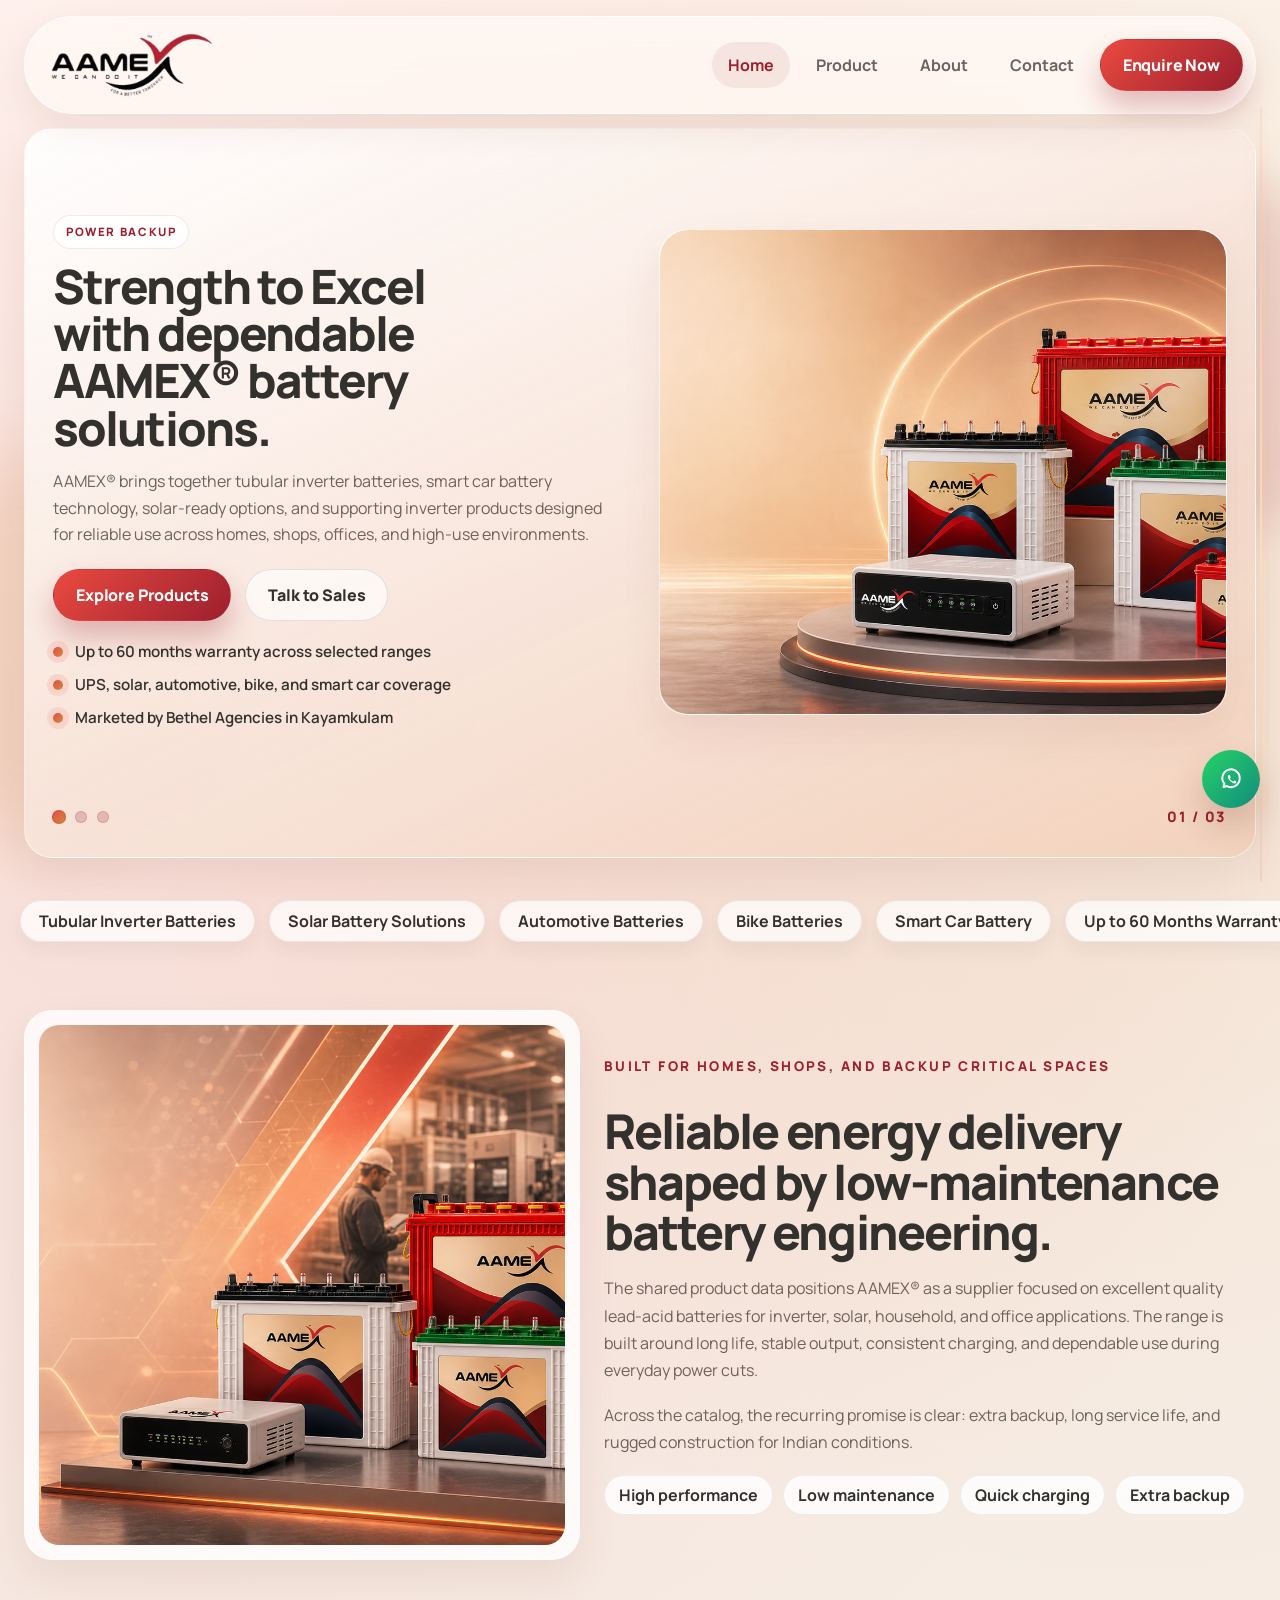
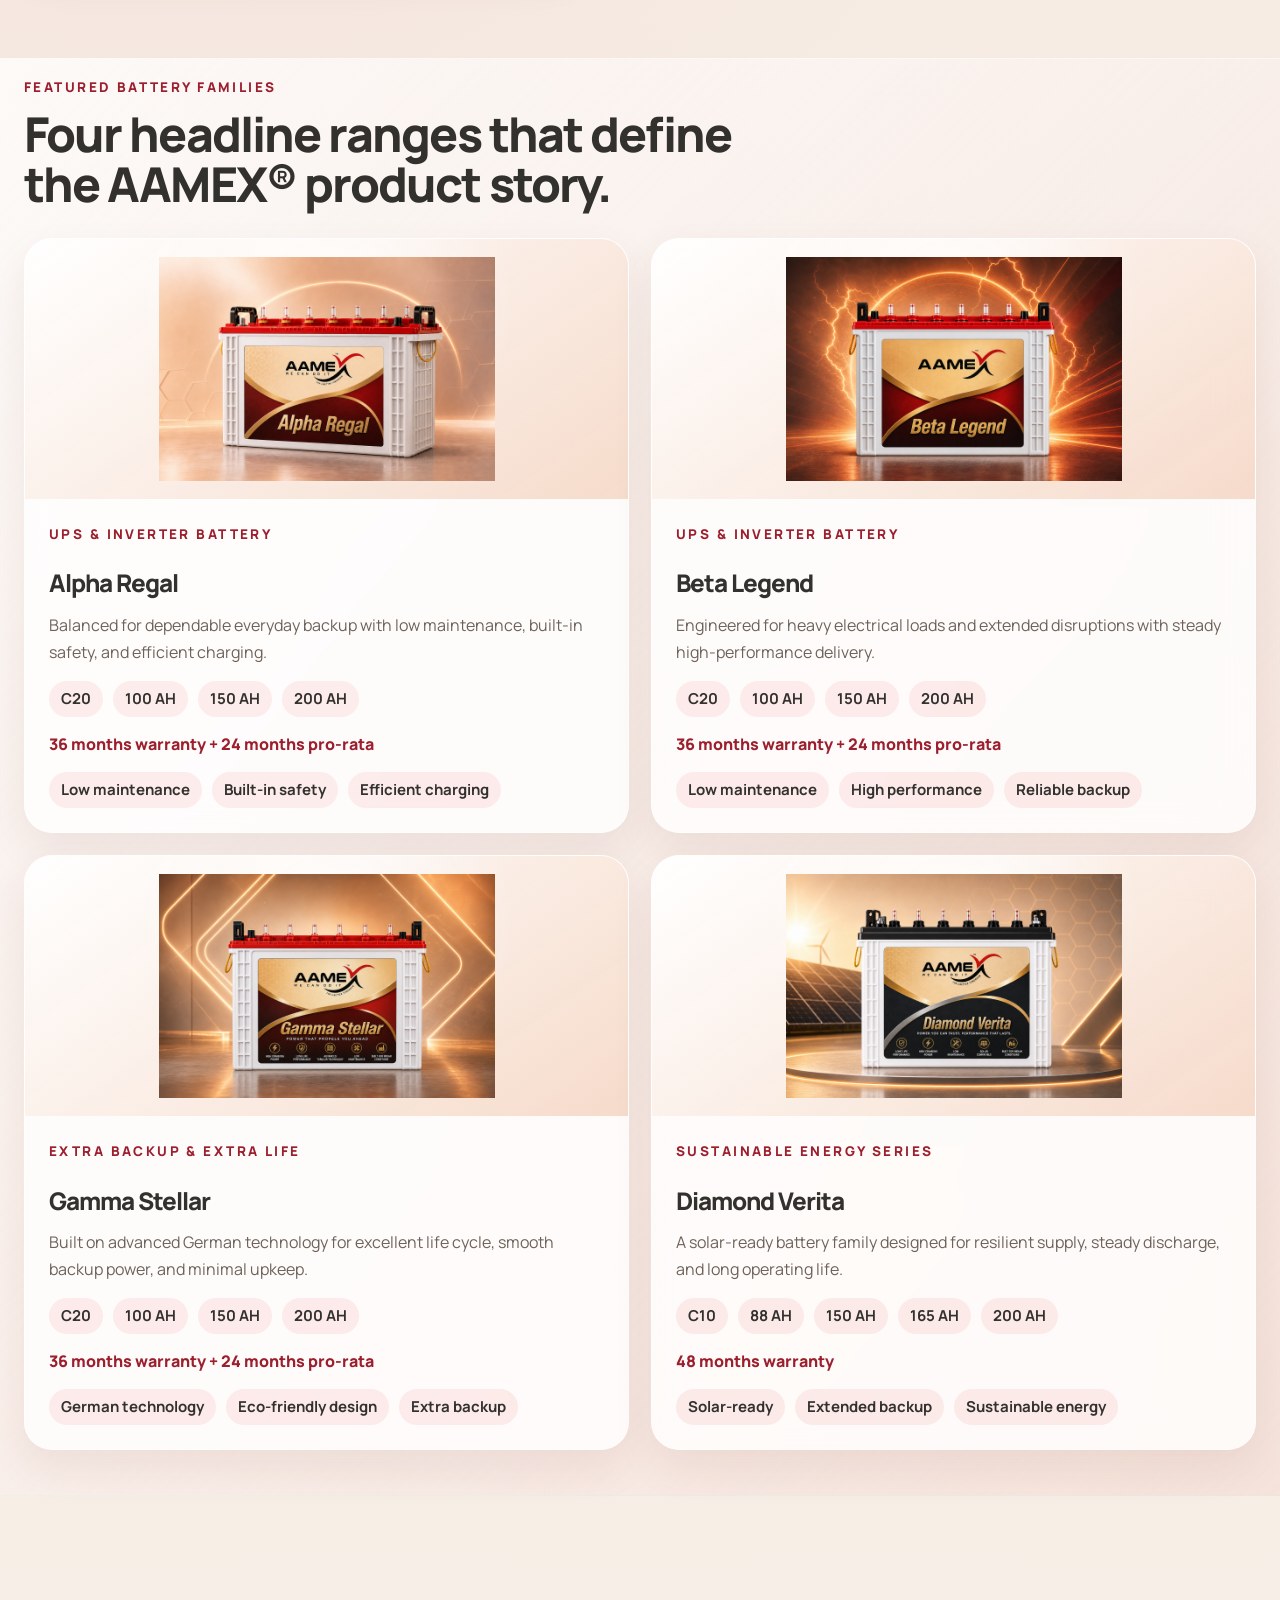
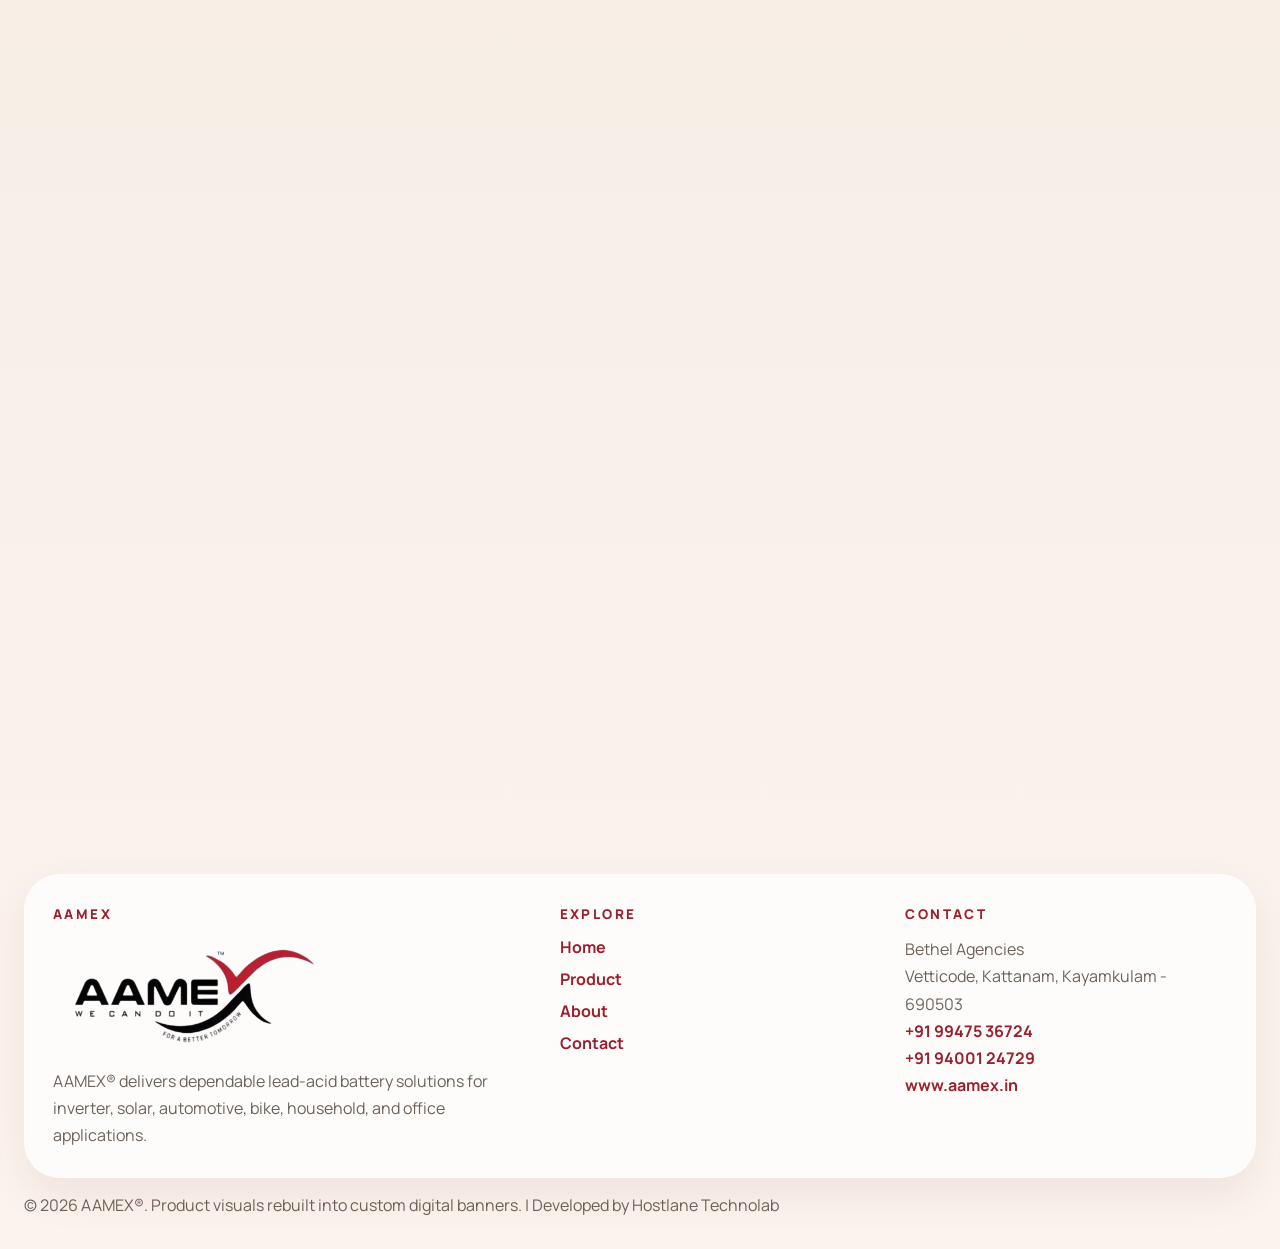
<file: index.html>
<!DOCTYPE html>
<html lang="en">
  <head>
    <meta charset="UTF-8" />
    <meta name="viewport" content="width=device-width, initial-scale=1.0" />
    <title>AAMEX® | Strength to Excel</title>
    <meta
      name="description"
      content="AAMEX power solutions for inverter, solar, automotive, bike, household, and office battery applications."
    />
    <link rel="canonical" href="https://www.aamex.in/" />
    <meta name="theme-color" content="#b81623" />
    <meta property="og:type" content="website" />
    <meta property="og:site_name" content="AAMEX" />
    <meta property="og:title" content="AAMEX | Strength to Excel" />
    <meta
      property="og:description"
      content="AAMEX power solutions for inverter, solar, automotive, bike, household, and office battery applications."
    />
    <meta property="og:url" content="https://www.aamex.in/" />
    <meta property="og:image" content="https://www.aamex.in/site-images/aamex-logo.png" />
    <meta property="og:image:alt" content="AAMEX logo" />
    <meta name="twitter:card" content="summary_large_image" />
    <meta name="twitter:title" content="AAMEX | Strength to Excel" />
    <meta
      name="twitter:description"
      content="AAMEX power solutions for inverter, solar, automotive, bike, household, and office battery applications."
    />
    <meta name="twitter:image" content="https://www.aamex.in/site-images/aamex-logo.png" />
    <link rel="preconnect" href="https://fonts.googleapis.com" />
    <link rel="preconnect" href="https://fonts.gstatic.com" crossorigin />
    <link
      href="https://fonts.googleapis.com/css2?family=Manrope:wght@400;500;600;700;800&display=swap"
      rel="stylesheet"
    />
    <link rel="stylesheet" href="./styles.css" />
    <noscript>
      <style>
        body.is-preloading {
          overflow: auto;
        }

        .page-preloader {
          display: none;
        }
      </style>
    </noscript>
  </head>
  <body data-page="home" class="is-preloading">
    <div class="page-preloader" data-page-preloader role="status" aria-live="polite">
      <div class="page-preloader__panel">
        <div class="page-preloader__logo-shell">
          <img class="page-preloader__logo" src="./site-images/aamex-logo1.svg" alt="" aria-hidden="true" />
        </div>
        <p class="page-preloader__eyebrow">AAMEX® LOADING</p>
        <div class="page-preloader__bar" aria-hidden="true"></div>
      </div>
    </div>
    <header class="site-header" data-site-header></header>

    <main>
      <section class="hero hero--home" data-hero-slider></section>

      <section class="marquee-band">
        <div class="marquee-track" data-marquee-track></div>
      </section>

      <section class="section">
        <div class="container story-grid">
          <div class="story-grid__media panel" data-reveal data-tilt>
            <img
              src="./site-images/about-banner-logo.png"
              alt="AAMEX engineering and product banner"
            />
          </div>
          <div class="story-grid__copy" data-reveal>
            <p class="section-label">Built for homes, shops, and backup critical spaces</p>
            <h2>Reliable energy delivery shaped by low-maintenance battery engineering.</h2>
            <p>
              The shared product data positions AAMEX® as a supplier focused on excellent quality
              lead-acid batteries for inverter, solar, household, and office
              applications. The range is built around long life, stable output,
              consistent charging, and dependable use during everyday power cuts.
            </p>
            <p>
              Across the catalog, the recurring promise is clear: extra backup, long
              service life, and rugged construction for Indian conditions.
            </p>
            <div class="story-grid__chips">
              <span>High performance</span>
              <span>Low maintenance</span>
              <span>Quick charging</span>
              <span>Extra backup</span>
            </div>
          </div>
        </div>
      </section>

      <section class="section section--muted">
        <div class="container">
          <div class="section-heading" data-reveal>
            <p class="section-label">Featured battery families</p>
            <h2>Four headline ranges that define the AAMEX® product story.</h2>
          </div>
          <div class="family-grid" data-home-families></div>
        </div>
      </section>

      <section class="section">
        <div class="container">
          <div class="section-heading" data-reveal>
            <p class="section-label">Why AAMEX®</p>
            <h2>Designed around performance, durability, and practical ownership.</h2>
          </div>
          <div class="info-grid" data-reasons-grid></div>
        </div>
      </section>

      <section class="section">
        <div class="container cta-banner panel" data-reveal>
          <div>
            <p class="section-label">Ready to enquire</p>
            <h2>Need the right battery range for home, solar, or vehicle use?</h2>
          </div>
          <div class="cta-banner__actions">
            <a class="button" href="./product.html">See the full catalog</a>
            <a class="button button--ghost" href="./contact.html">Contact Bethel Agencies</a>
          </div>
        </div>
      </section>
    </main>

    <footer class="site-footer">
      <div data-site-footer></div>
      <div class="container site-footer__bottom">
        <p>© <span data-current-year></span> AAMEX®. Product visuals rebuilt into custom digital banners. | Developed by Hostlane Technolab </p>
      </div>
    </footer>

    <script defer src="./content.js"></script>
    <script defer src="./main.js"></script>
  </body>
</html>
</file>
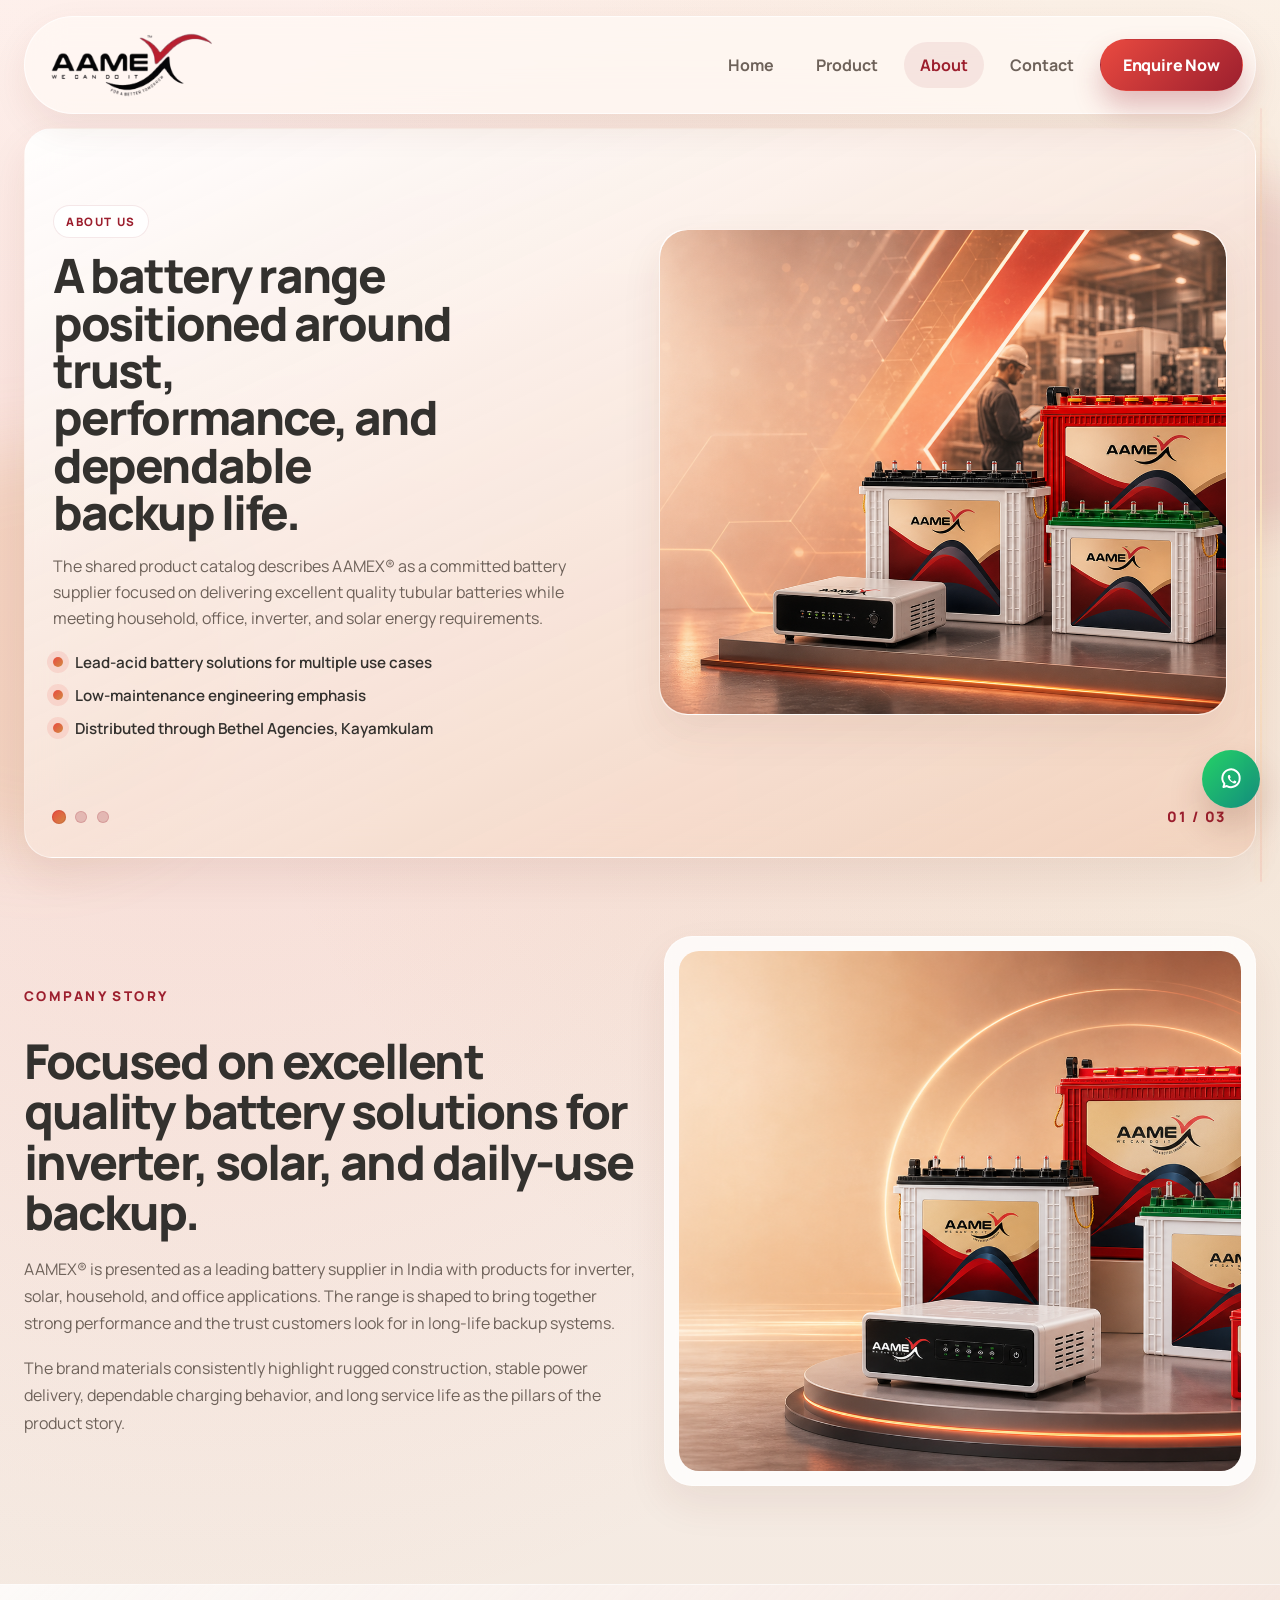
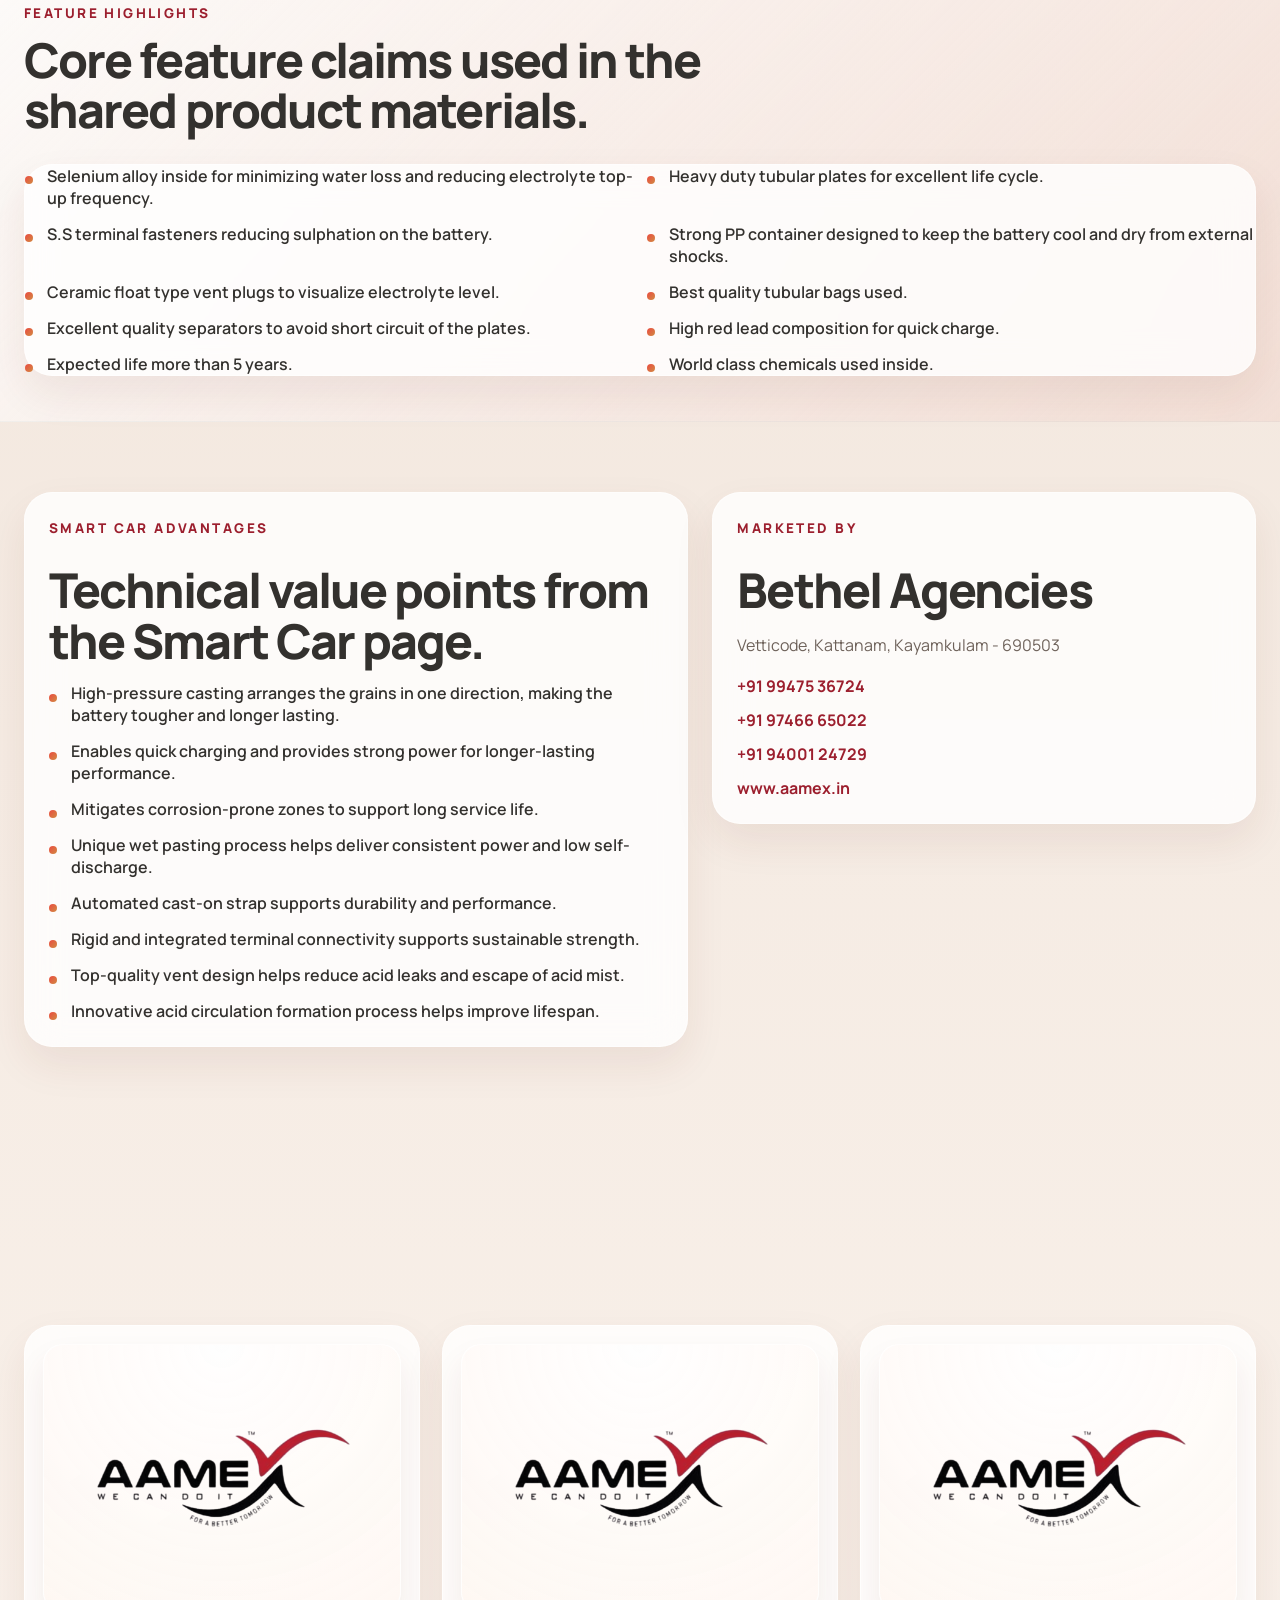
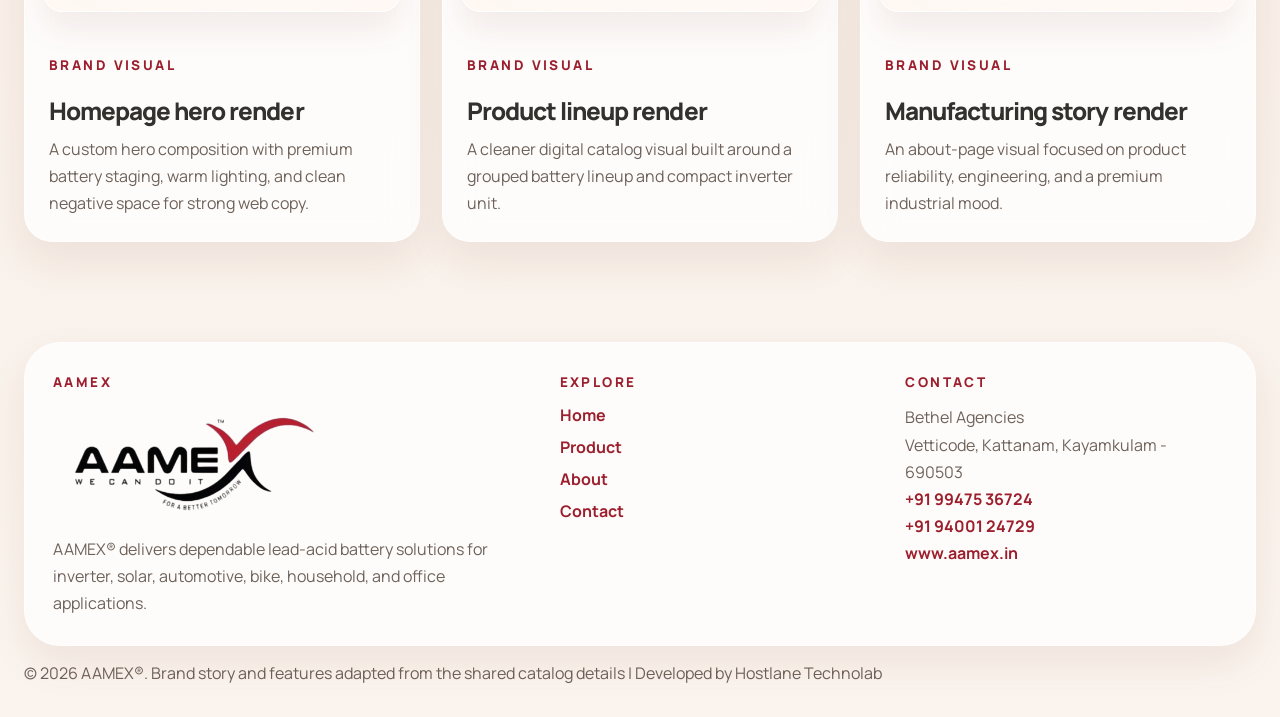
<file: about.html>
<!DOCTYPE html>
<html lang="en">
  <head>
    <meta charset="UTF-8" />
    <meta name="viewport" content="width=device-width, initial-scale=1.0" />
    <title>About AAMEX® | Strength to Excel</title>
    <meta
      name="description"
      content="Learn about the AAMEX story, product philosophy, and the catalog-based feature set behind the battery range."
    />
    <link rel="canonical" href="https://www.aamex.in/about.html" />
    <meta name="theme-color" content="#b81623" />
    <meta property="og:type" content="website" />
    <meta property="og:site_name" content="AAMEX" />
    <meta property="og:title" content="About AAMEX | Strength to Excel" />
    <meta
      property="og:description"
      content="Learn about the AAMEX story, product philosophy, and the catalog-based feature set behind the battery range."
    />
    <meta property="og:url" content="https://www.aamex.in/about.html" />
    <meta property="og:image" content="https://www.aamex.in/site-images/aamex-logo.png" />
    <meta property="og:image:alt" content="AAMEX logo" />
    <meta name="twitter:card" content="summary_large_image" />
    <meta name="twitter:title" content="About AAMEX | Strength to Excel" />
    <meta
      name="twitter:description"
      content="Learn about the AAMEX story, product philosophy, and the catalog-based feature set behind the battery range."
    />
    <meta name="twitter:image" content="https://www.aamex.in/site-images/aamex-logo.png" />
    <link rel="preconnect" href="https://fonts.googleapis.com" />
    <link rel="preconnect" href="https://fonts.gstatic.com" crossorigin />
    <link
      href="https://fonts.googleapis.com/css2?family=Manrope:wght@400;500;600;700;800&display=swap"
      rel="stylesheet"
    />
    <link rel="stylesheet" href="./styles.css" />
  </head>
  <body data-page="about">
    <header class="site-header" data-site-header></header>

    <main>
      <section class="hero hero--inner" data-hero-slider></section>

      <section class="section">
        <div class="container story-grid story-grid--reverse">
          <div class="story-grid__copy" data-reveal>
            <p class="section-label">Company story</p>
            <h2>Focused on excellent quality battery solutions for inverter, solar, and daily-use backup.</h2>
            <p>
              AAMEX® is presented as a leading battery supplier in India with products
              for inverter, solar, household, and office applications. The range is
              shaped to bring together strong performance and the trust customers look
              for in long-life backup systems.
            </p>
            <p>
              The brand materials consistently highlight rugged construction, stable
              power delivery, dependable charging behavior, and long service life as
              the pillars of the product story.
            </p>
          </div>
          <div class="story-grid__media panel" data-reveal data-tilt>
            <img
              src="./site-images/hero-banner-logo.png"
              alt="AAMEX brand hero visual"
            />
          </div>
        </div>
      </section>

      <section class="section section--muted">
        <div class="container">
          <div class="section-heading" data-reveal>
            <p class="section-label">Feature highlights</p>
            <h2>Core feature claims used in the shared product materials.</h2>
          </div>
          <ul class="feature-list panel" data-about-features data-reveal></ul>
        </div>
      </section>

      <section class="section">
        <div class="container section-split">
          <article class="panel list-card" data-reveal>
            <p class="section-label">Smart Car advantages</p>
            <h2>Technical value points from the Smart Car page.</h2>
            <ul class="advantage-list" data-smart-advantages></ul>
          </article>
          <article class="panel contact-side-card" data-reveal>
            <p class="section-label">Marketed by</p>
            <h2>Bethel Agencies</h2>
            <p>Vetticode, Kattanam, Kayamkulam - 690503</p>
            <div class="contact-stack">
              <a href="tel:+919947536724">+91 99475 36724</a>
              <a href="tel:+919746665022">+91 97466 65022</a>
              <a href="tel:+919400124729">+91 94001 24729</a>
              <a href="https://www.aamex.in" target="_blank" rel="noreferrer">www.aamex.in</a>
            </div>
          </article>
        </div>
      </section>

      <section class="section">
        <div class="container">
          <div class="section-heading" data-reveal>
            <p class="section-label">Visual story</p>
            <h2>Key custom visuals supporting the AAMEX® identity.</h2>
          </div>
          <div class="gallery-grid gallery-grid--tight" data-about-gallery></div>
        </div>
      </section>
    </main>

    <footer class="site-footer">
      <div data-site-footer></div>
      <div class="container site-footer__bottom">
        <p>© <span data-current-year></span> AAMEX®. Brand story and features adapted from the shared catalog details | Developed by Hostlane Technolab </p>
      </div>
    </footer>

    <script defer src="./content.js"></script>
    <script defer src="./main.js"></script>
  </body>
</html>
</file>
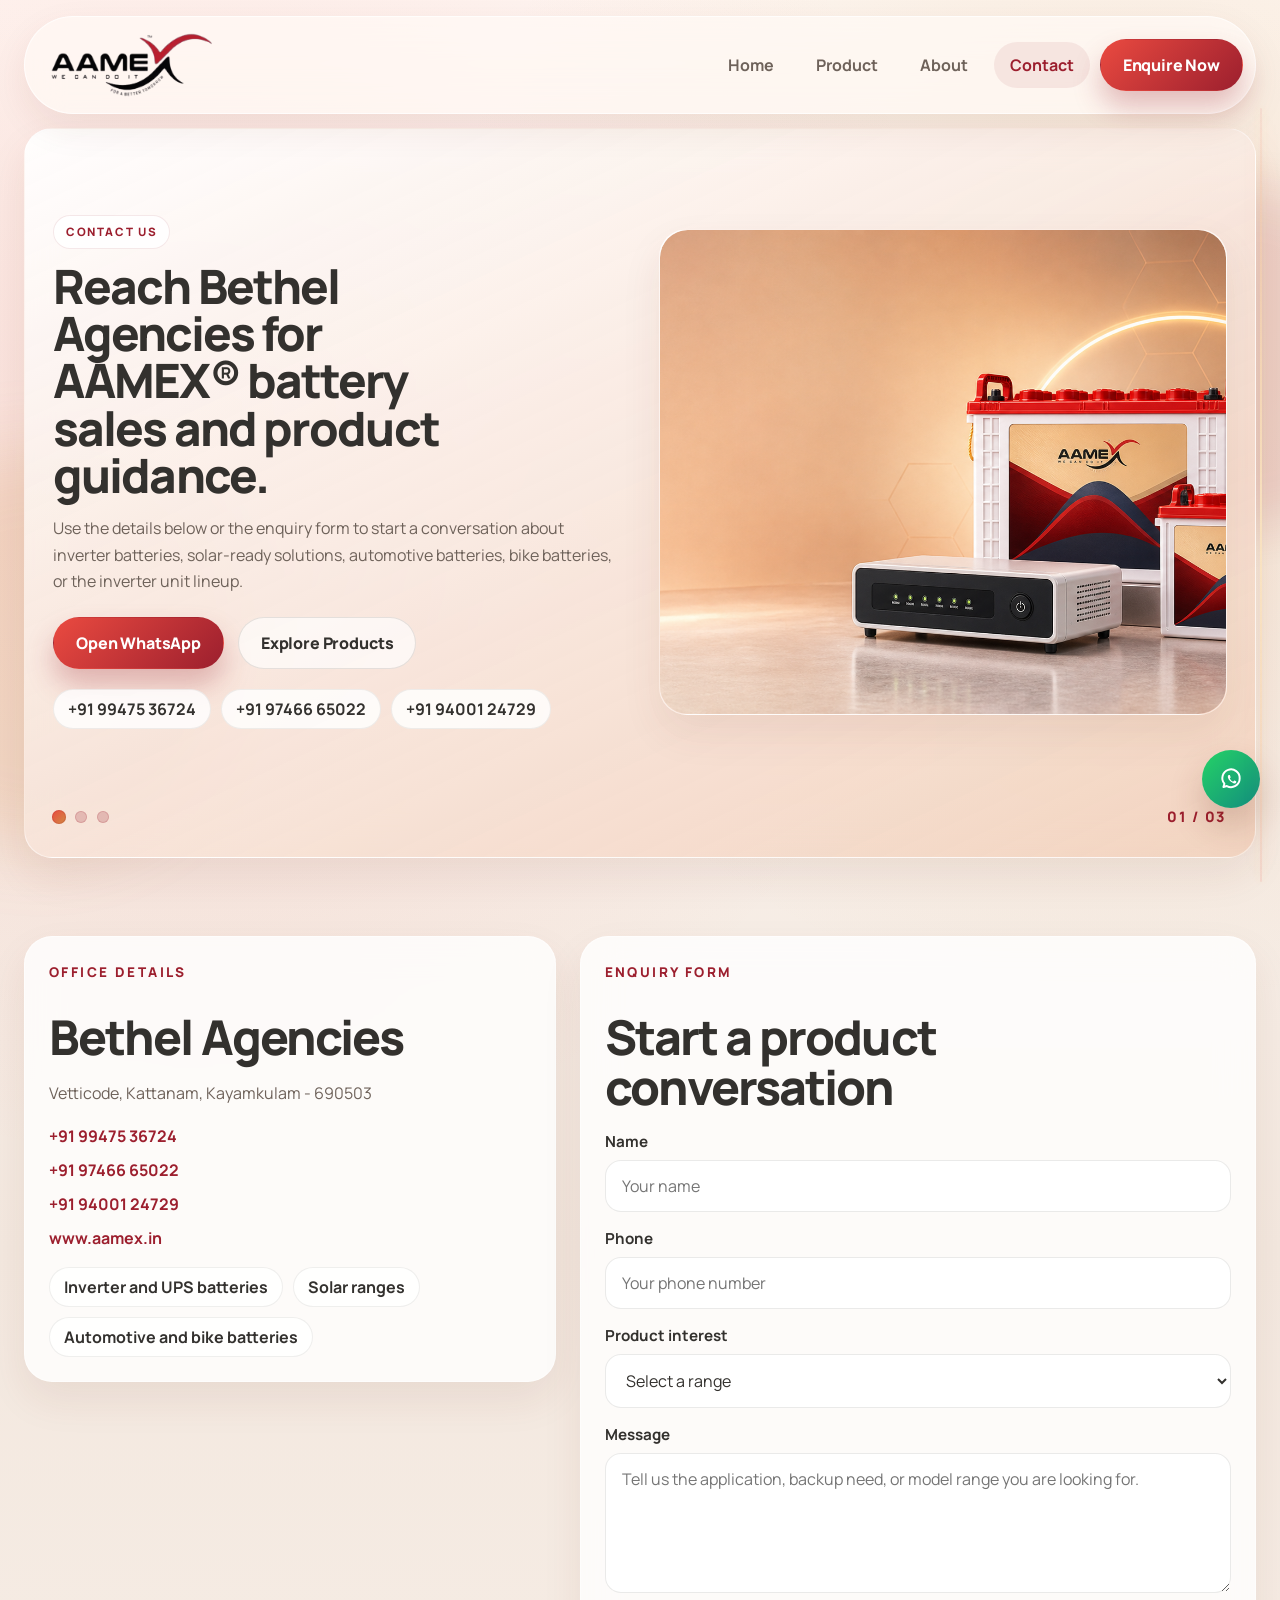
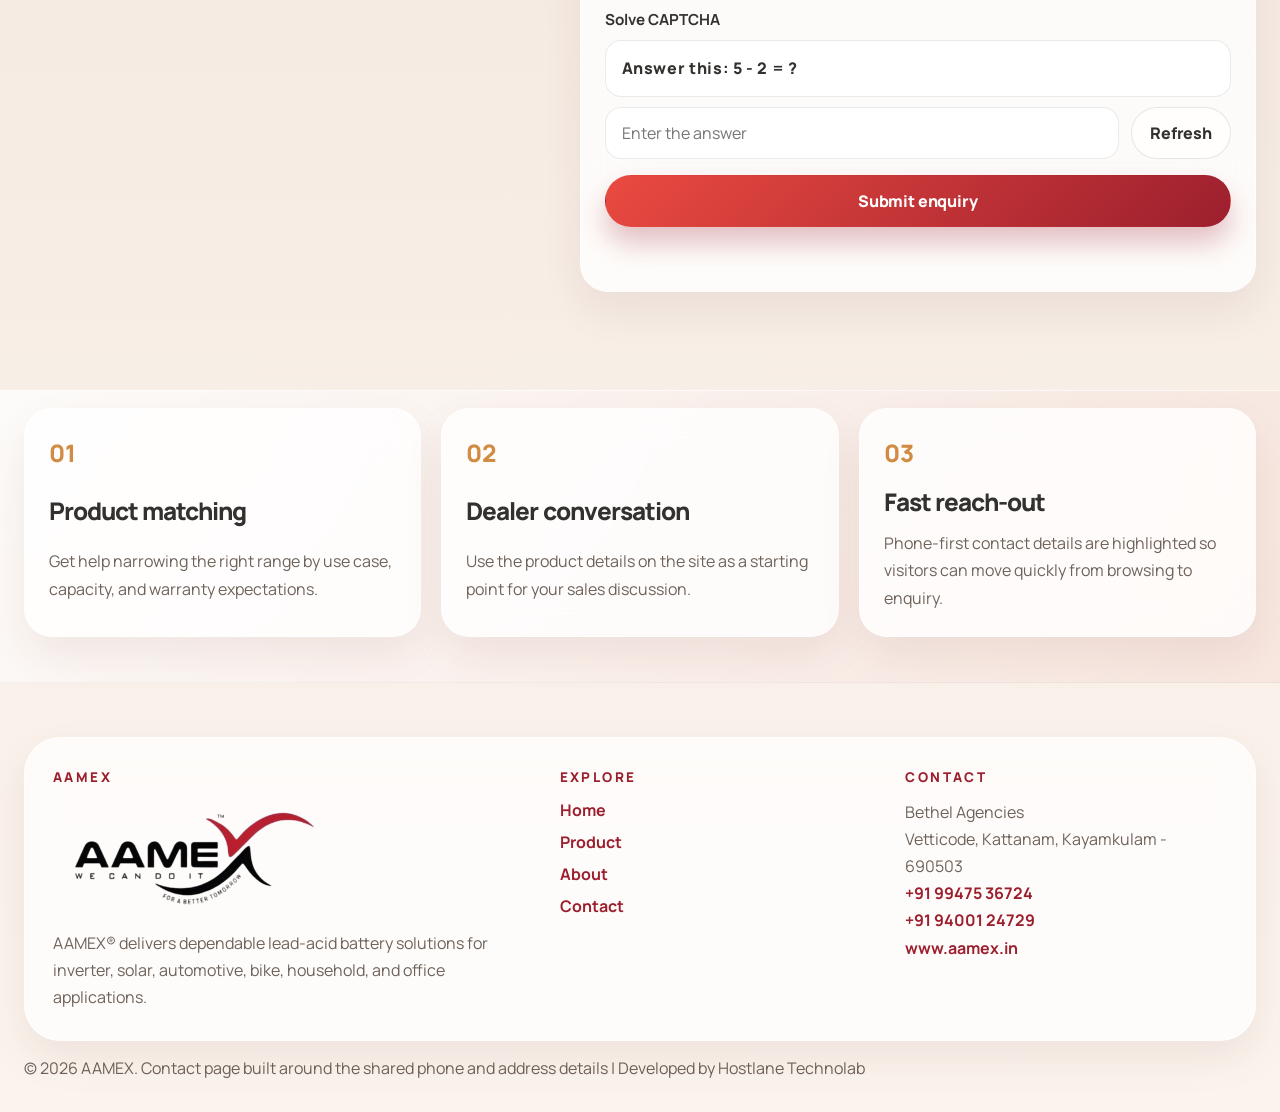
<file: contact.html>
<!DOCTYPE html>
<html lang="en">
  <head>
    <meta charset="UTF-8" />
    <meta name="viewport" content="width=device-width, initial-scale=1.0" />
    <title>Contact AAMEX® | Strength to Excel</title>
    <meta
      name="description"
      content="Contact AAMEX and Bethel Agencies for product enquiries, battery matching, and support on shared catalog ranges."
    />
    <link rel="canonical" href="https://www.aamex.in/contact.html" />
    <meta name="theme-color" content="#b81623" />
    <meta property="og:type" content="website" />
    <meta property="og:site_name" content="AAMEX" />
    <meta property="og:title" content="Contact AAMEX | Strength to Excel" />
    <meta
      property="og:description"
      content="Contact AAMEX and Bethel Agencies for product enquiries, battery matching, and support on shared catalog ranges."
    />
    <meta property="og:url" content="https://www.aamex.in/contact.html" />
    <meta property="og:image" content="https://www.aamex.in/site-images/aamex-logo.png" />
    <meta property="og:image:alt" content="AAMEX logo" />
    <meta name="twitter:card" content="summary_large_image" />
    <meta name="twitter:title" content="Contact AAMEX | Strength to Excel" />
    <meta
      name="twitter:description"
      content="Contact AAMEX and Bethel Agencies for product enquiries, battery matching, and support on shared catalog ranges."
    />
    <meta name="twitter:image" content="https://www.aamex.in/site-images/aamex-logo.png" />
    <link rel="preconnect" href="https://fonts.googleapis.com" />
    <link rel="preconnect" href="https://fonts.gstatic.com" crossorigin />
    <link
      href="https://fonts.googleapis.com/css2?family=Manrope:wght@400;500;600;700;800&display=swap"
      rel="stylesheet"
    />
    <link rel="stylesheet" href="./styles.css" />
  </head>
  <body data-page="contact">
    <header class="site-header" data-site-header></header>

    <main>
      <section class="hero hero--inner" data-hero-slider></section>

      <section class="section">
        <div class="container contact-layout">
          <article class="panel contact-card" data-reveal>
            <p class="section-label">Office details</p>
            <h2>Bethel Agencies</h2>
            <p>Vetticode, Kattanam, Kayamkulam - 690503</p>
            <div class="contact-stack">
              <a href="tel:+919947536724">+91 99475 36724</a>
              <a href="tel:+919746665022">+91 97466 65022</a>
              <a href="tel:+919400124729">+91 94001 24729</a>
              <a href="https://www.aamex.in" target="_blank" rel="noreferrer">www.aamex.in</a>
            </div>
            <div class="contact-card__meta">
              <span>Inverter and UPS batteries</span>
              <span>Solar ranges</span>
              <span>Automotive and bike batteries</span>
            </div>
          </article>

          <article class="panel form-card" data-reveal id="contact-form">
            <p class="section-label">Enquiry form</p>
            <h2>Start a product conversation</h2>
            <form class="enquiry-form" data-demo-form>
              <label>
                <span>Name</span>
                <input type="text" name="name" placeholder="Your name" required />
              </label>
              <label>
                <span>Phone</span>
                <input type="tel" name="phone" placeholder="Your phone number" required />
              </label>
              <label>
                <span>Product interest</span>
                <select name="interest" required>
                  <option value="">Select a range</option>
                  <option>UPS & inverter battery</option>
                  <option>Solar battery</option>
                  <option>Smart car battery</option>
                  <option>Automotive battery</option>
                  <option>Bike battery</option>
                  <option>Inverter unit</option>
                </select>
              </label>
              <label>
                <span>Message</span>
                <textarea
                  name="message"
                  rows="5"
                  placeholder="Tell us the application, backup need, or model range you are looking for."
                ></textarea>
              </label>
              <div class="captcha-block">
                <span>Solve CAPTCHA</span>
                <p class="captcha-box" data-captcha-challenge aria-live="polite"></p>
                <div class="captcha-row">
                  <input
                    type="text"
                    name="captcha"
                    inputmode="numeric"
                    autocomplete="off"
                    placeholder="Enter the answer"
                    required
                    data-captcha-input
                  />
                  <button class="button button--ghost button--captcha" type="button" data-captcha-refresh>
                    Refresh
                  </button>
                </div>
              </div>
              <button class="button" type="submit">Submit enquiry</button>
              <p class="form-message" data-form-message></p>
            </form>
          </article>
        </div>
      </section>

      <section class="section section--muted">
        <div class="container info-grid info-grid--three">
          <article class="info-card panel" data-reveal>
            <p class="info-card__count">01</p>
            <h3>Product matching</h3>
            <p>Get help narrowing the right range by use case, capacity, and warranty expectations.</p>
          </article>
          <article class="info-card panel" data-reveal>
            <p class="info-card__count">02</p>
            <h3>Dealer conversation</h3>
            <p>Use the product details on the site as a starting point for your sales discussion.</p>
          </article>
          <article class="info-card panel" data-reveal>
            <p class="info-card__count">03</p>
            <h3>Fast reach-out</h3>
            <p>Phone-first contact details are highlighted so visitors can move quickly from browsing to enquiry.</p>
          </article>
        </div>
      </section>
    </main>

    <footer class="site-footer">
      <div data-site-footer></div>
      <div class="container site-footer__bottom">
        <p>© <span data-current-year></span> AAMEX. Contact page built around the shared phone and address details | Developed by Hostlane Technolab </p>
      </div>
    </footer>

    <script defer src="./content.js"></script>
    <script defer src="./main.js"></script>
  </body>
</html>
</file>
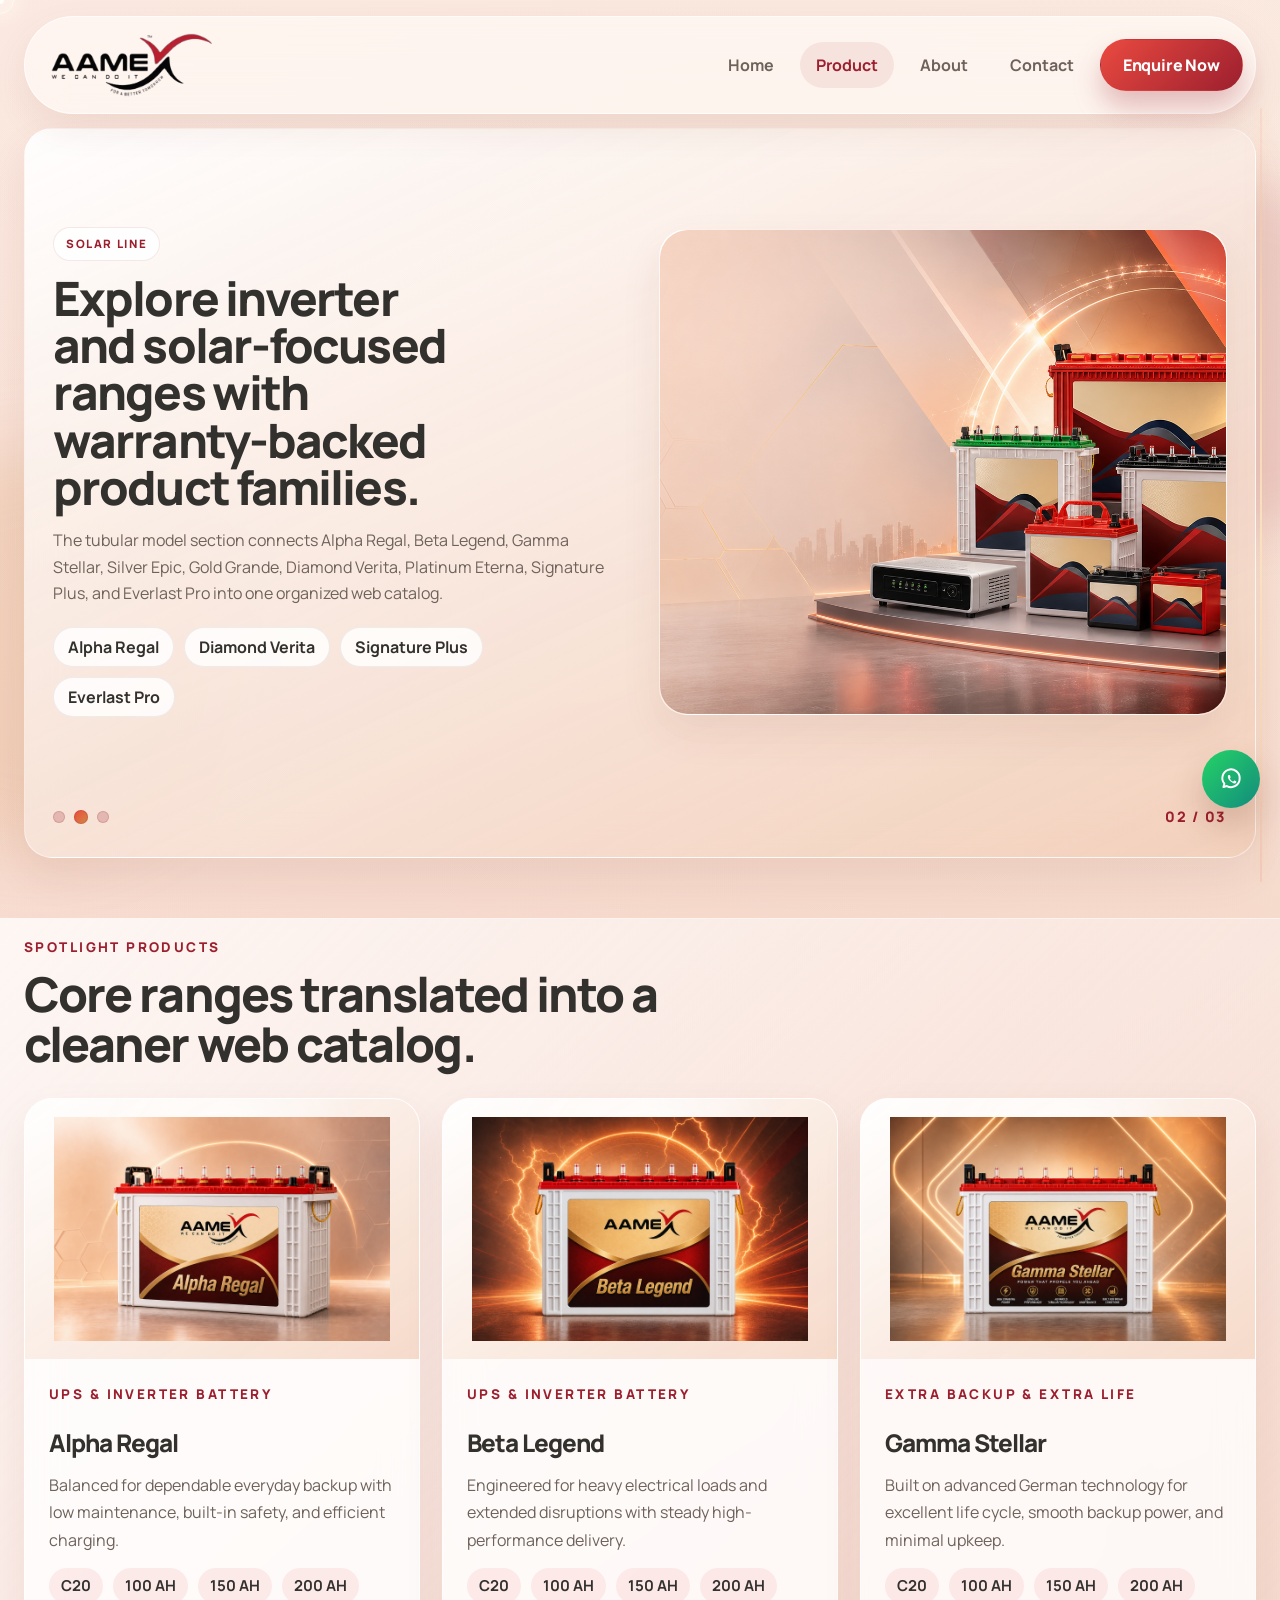
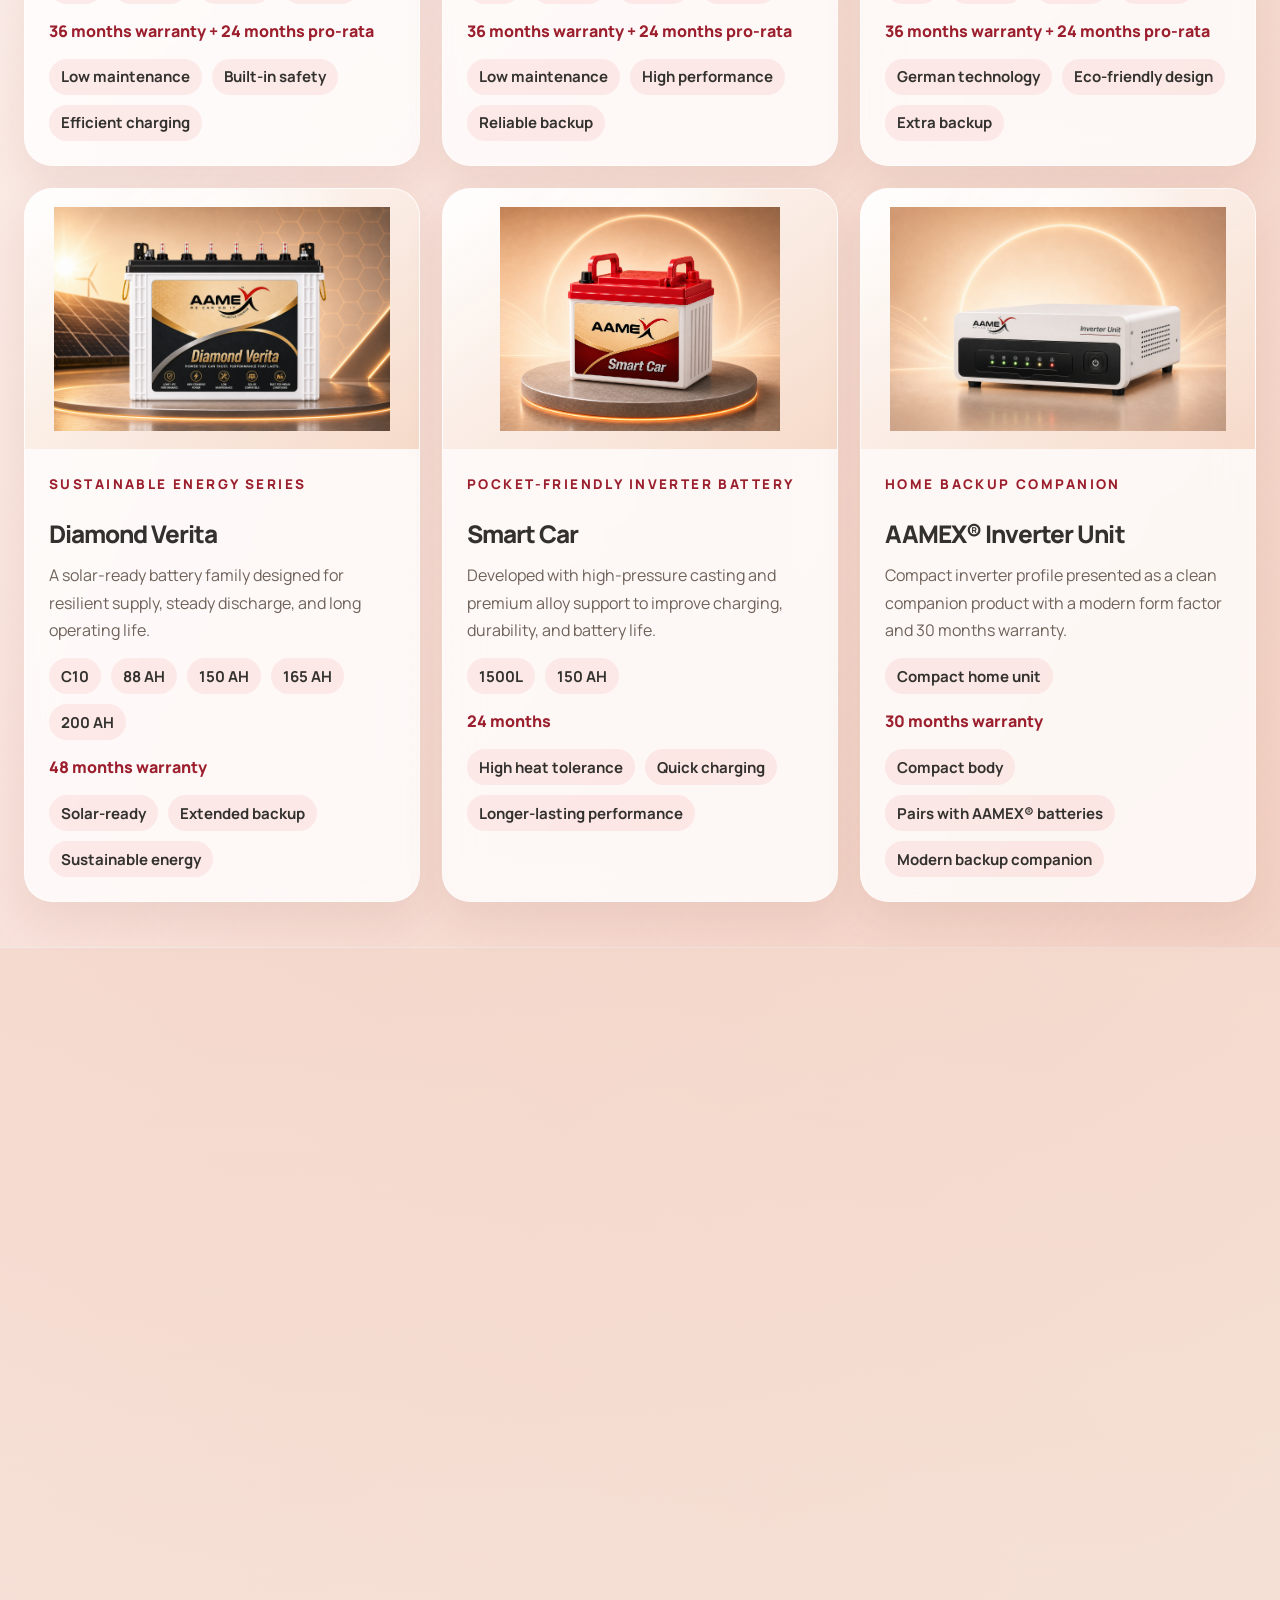
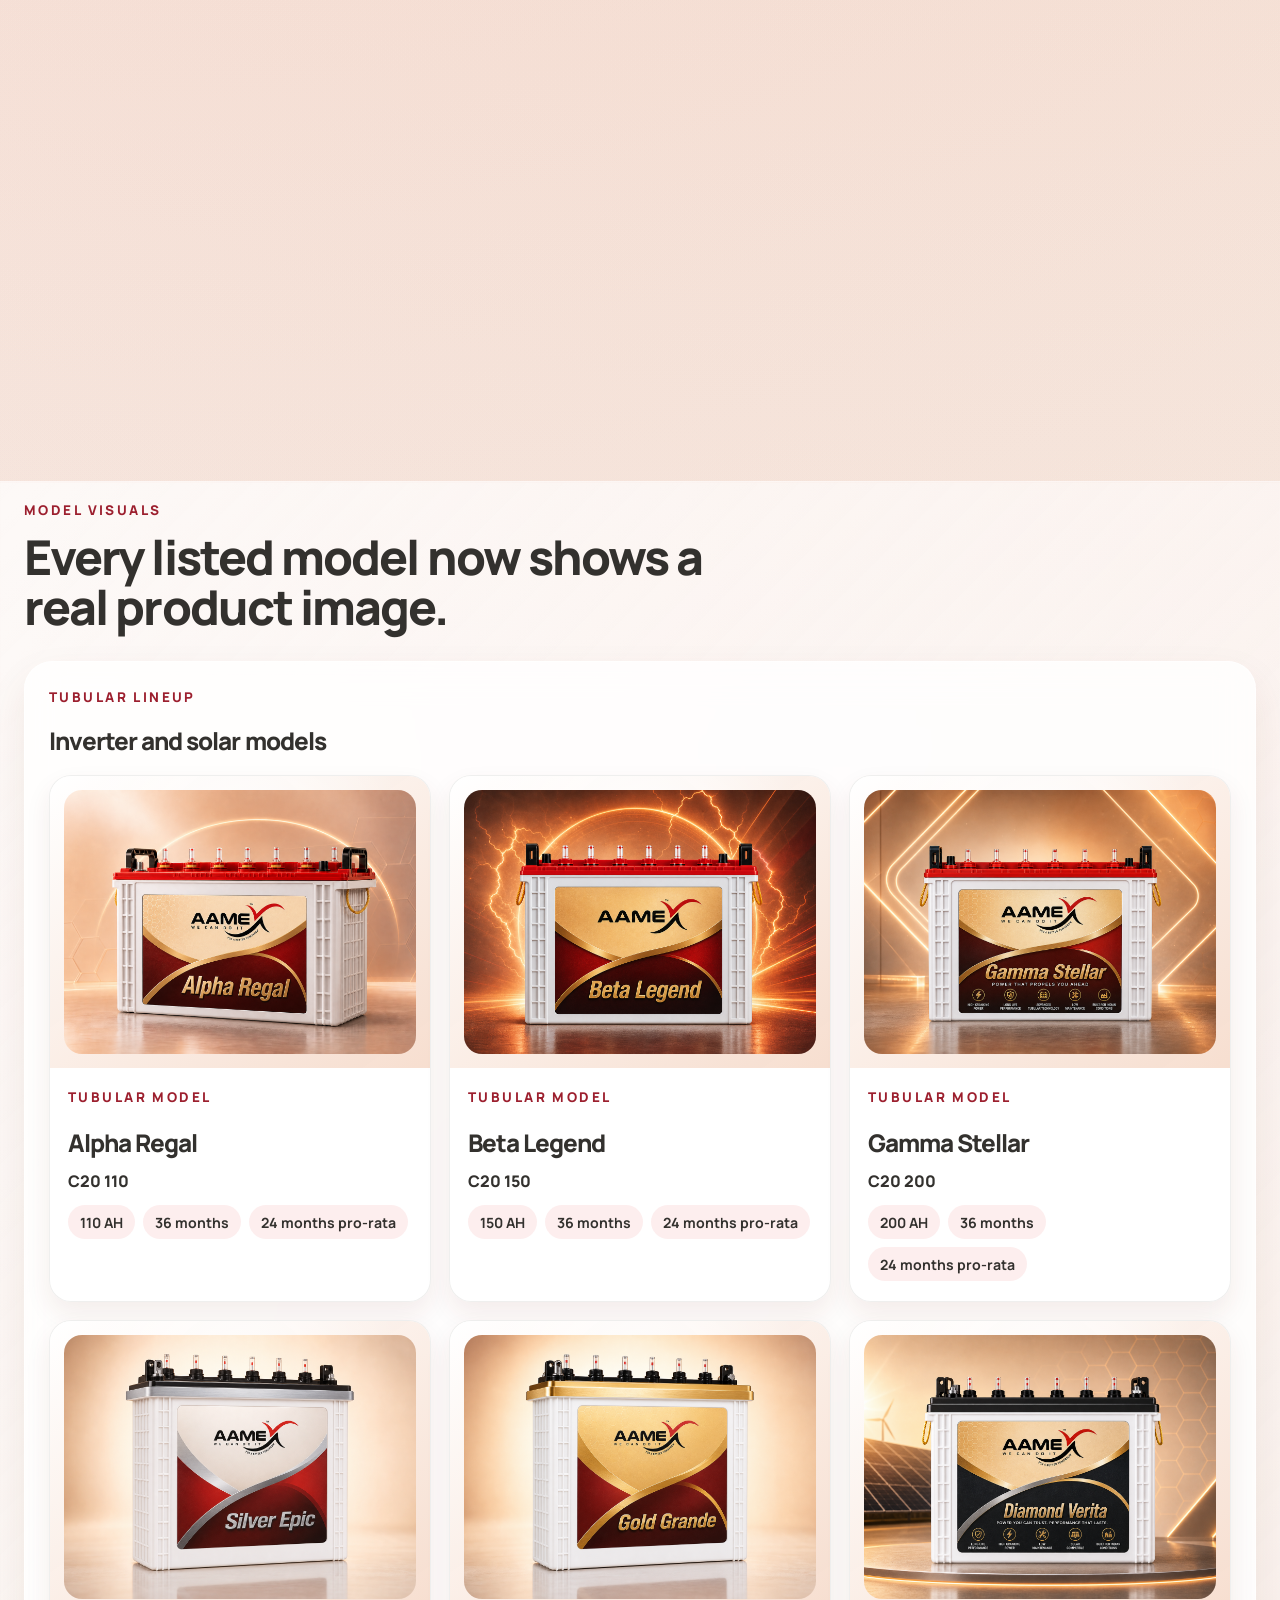
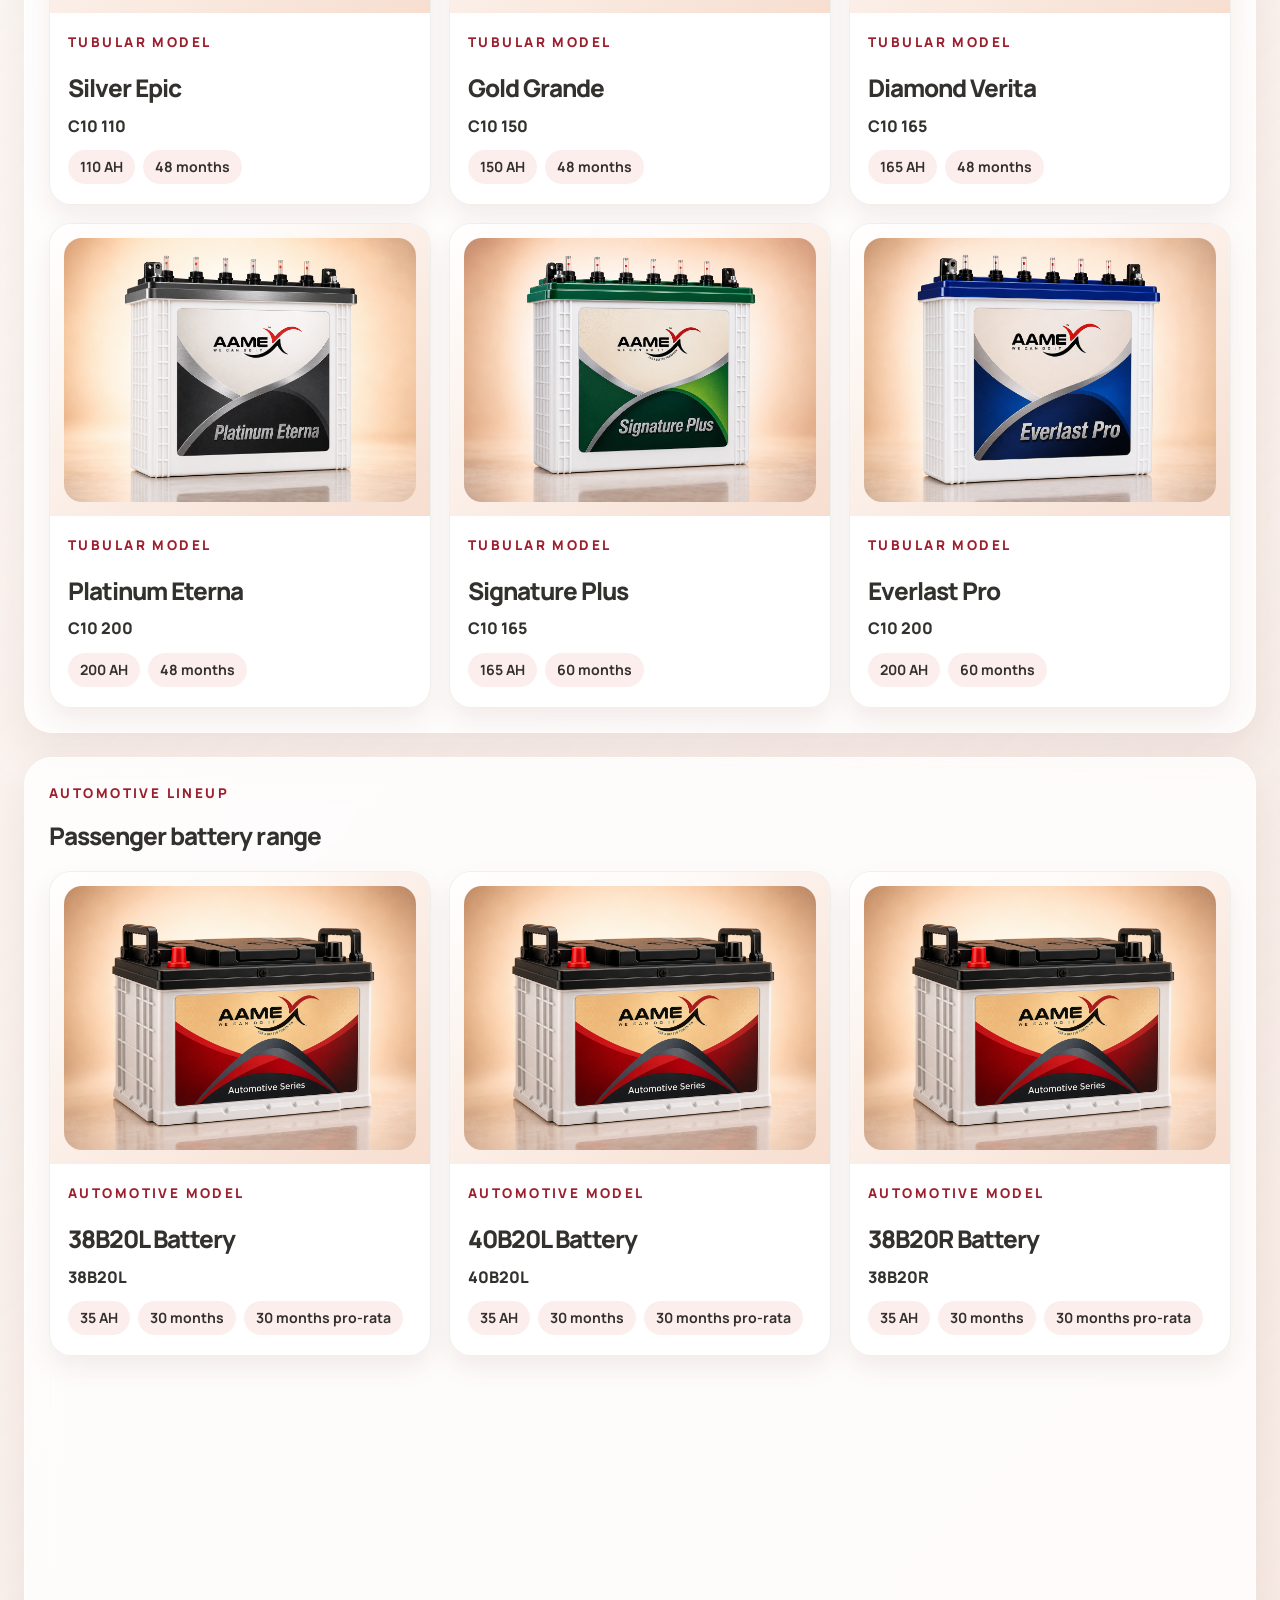
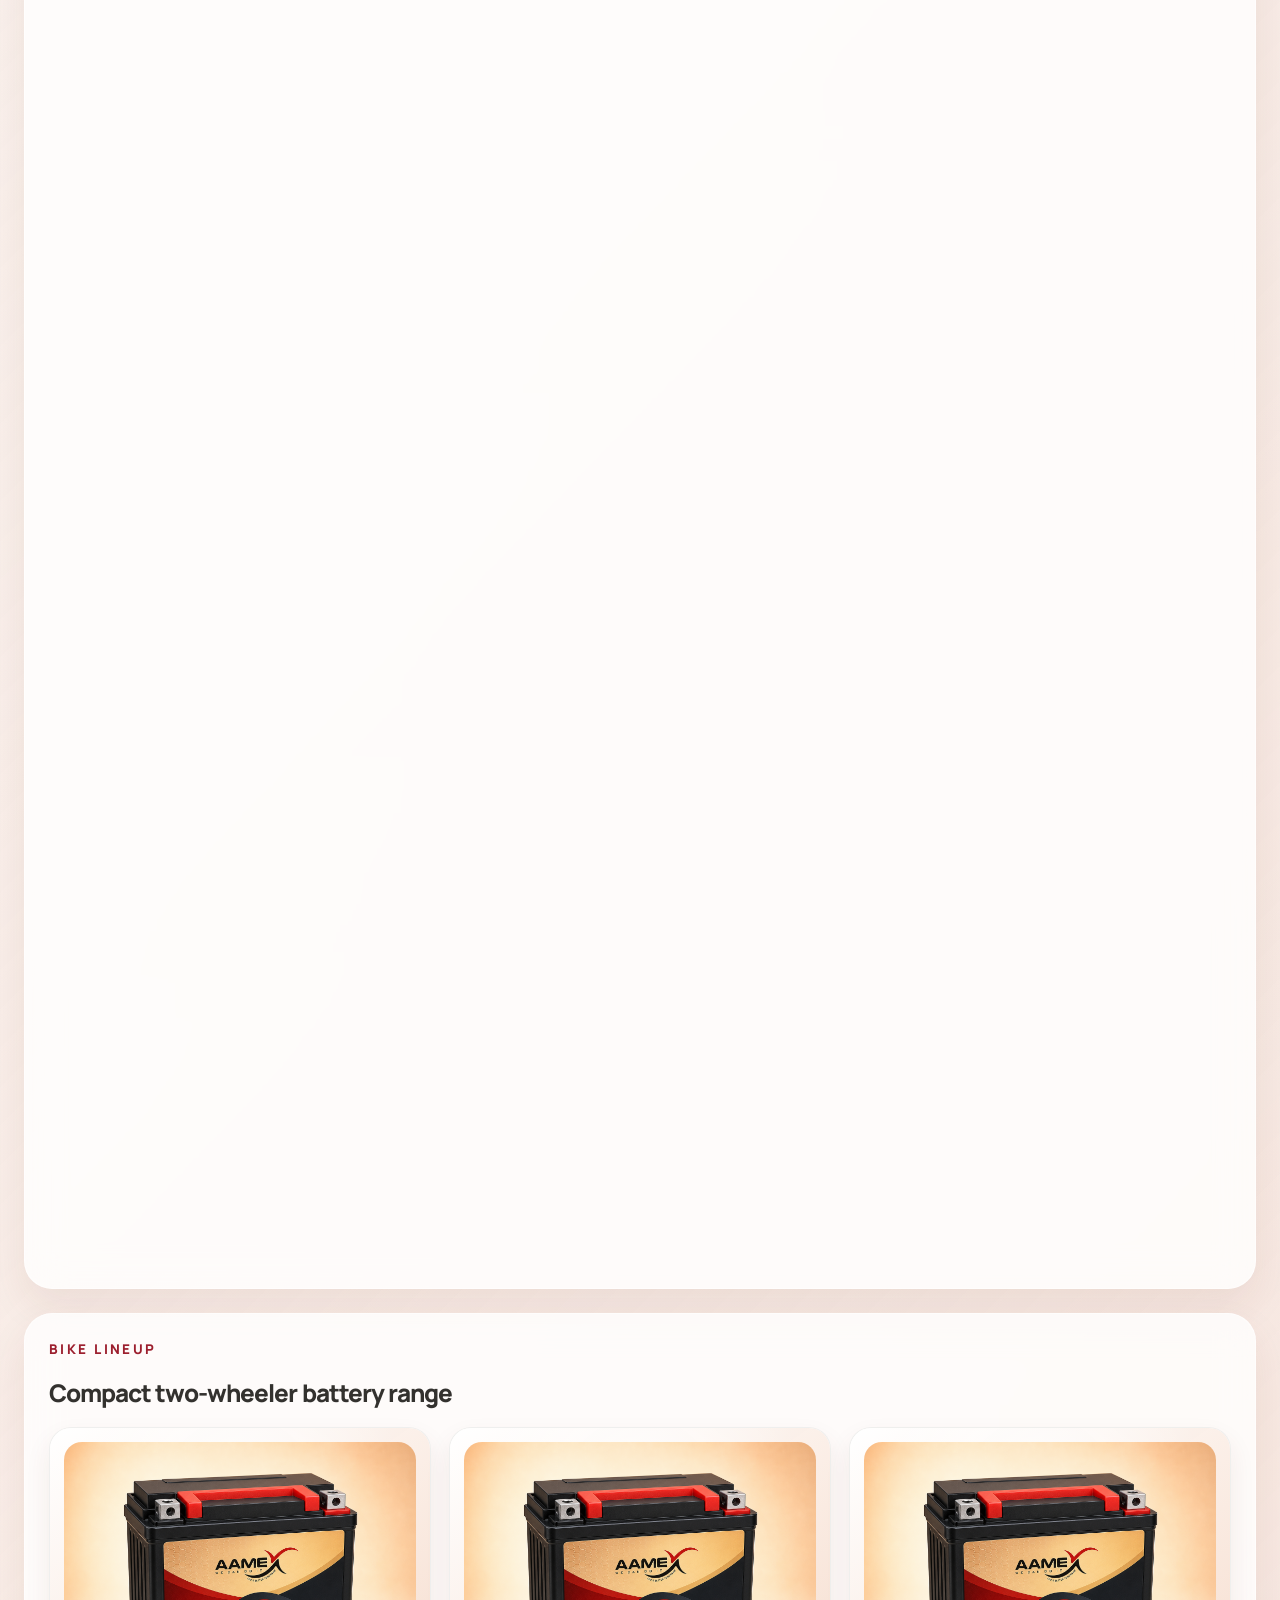
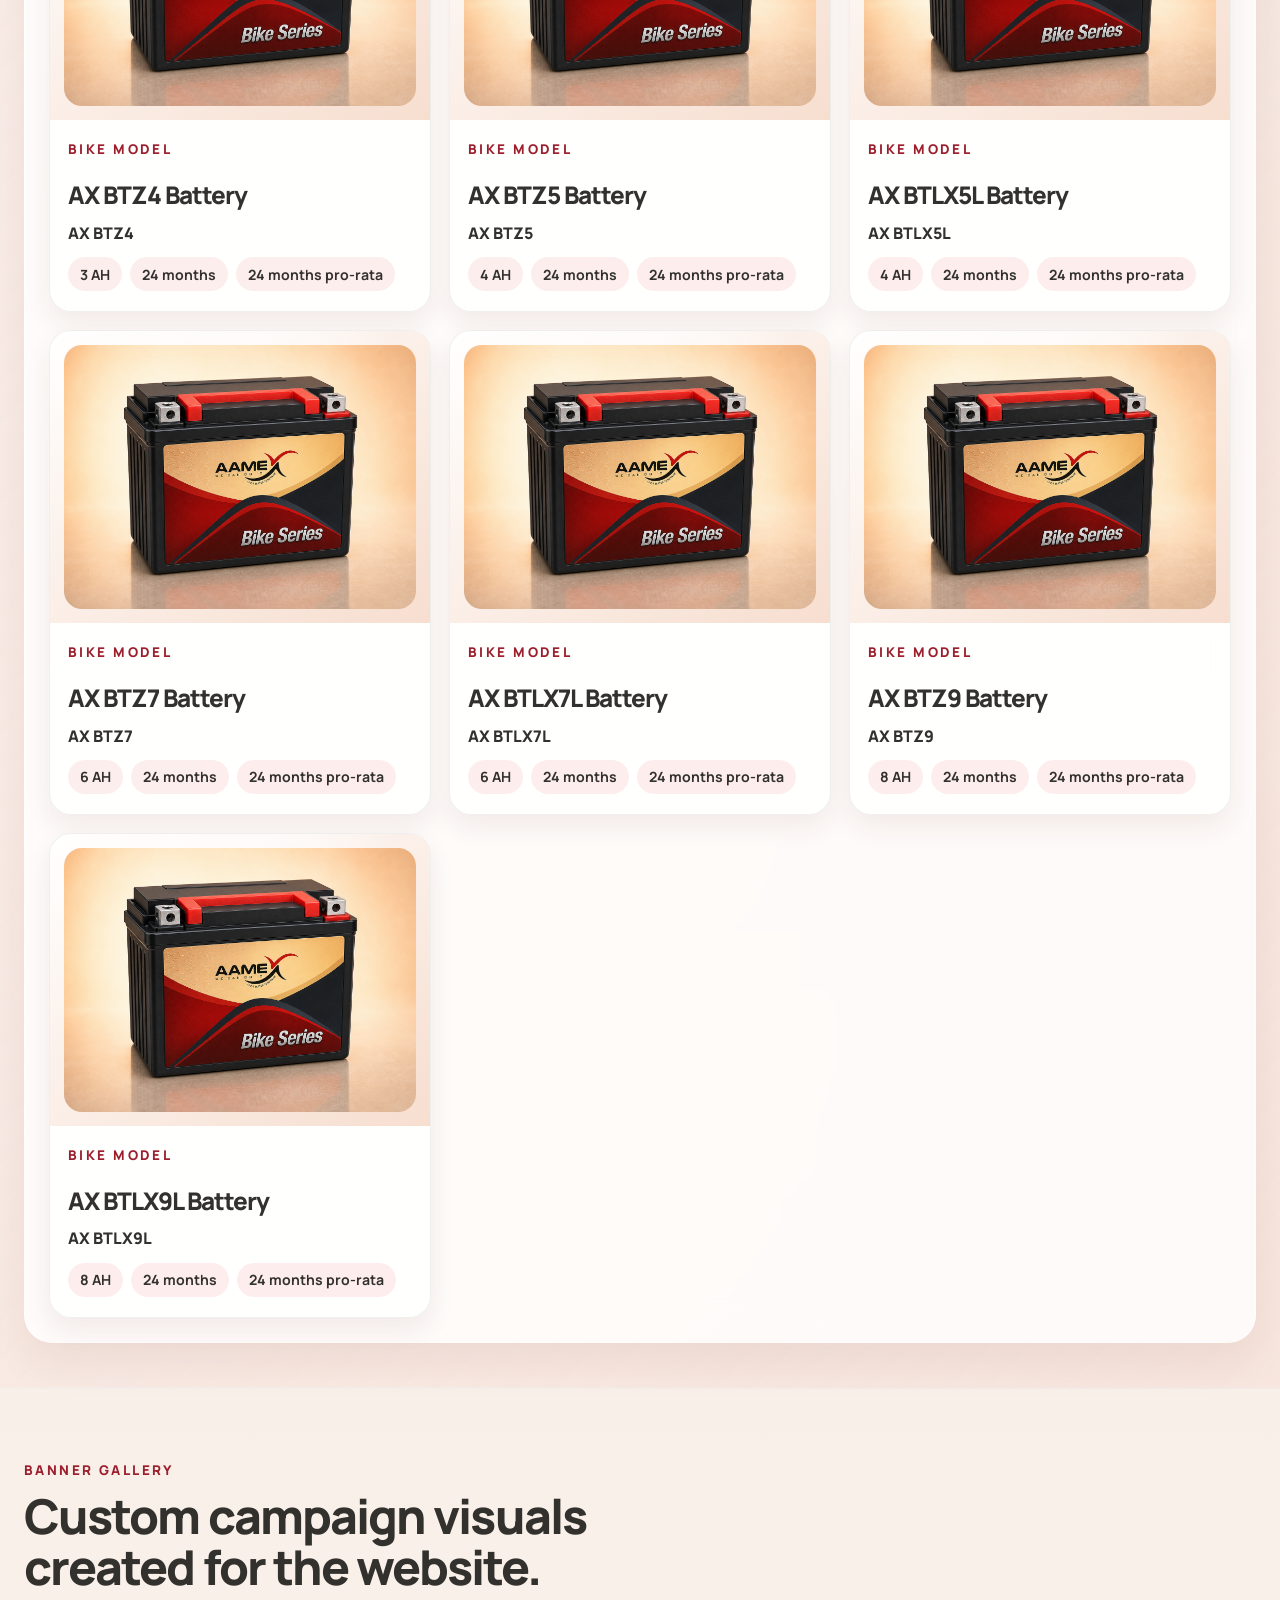
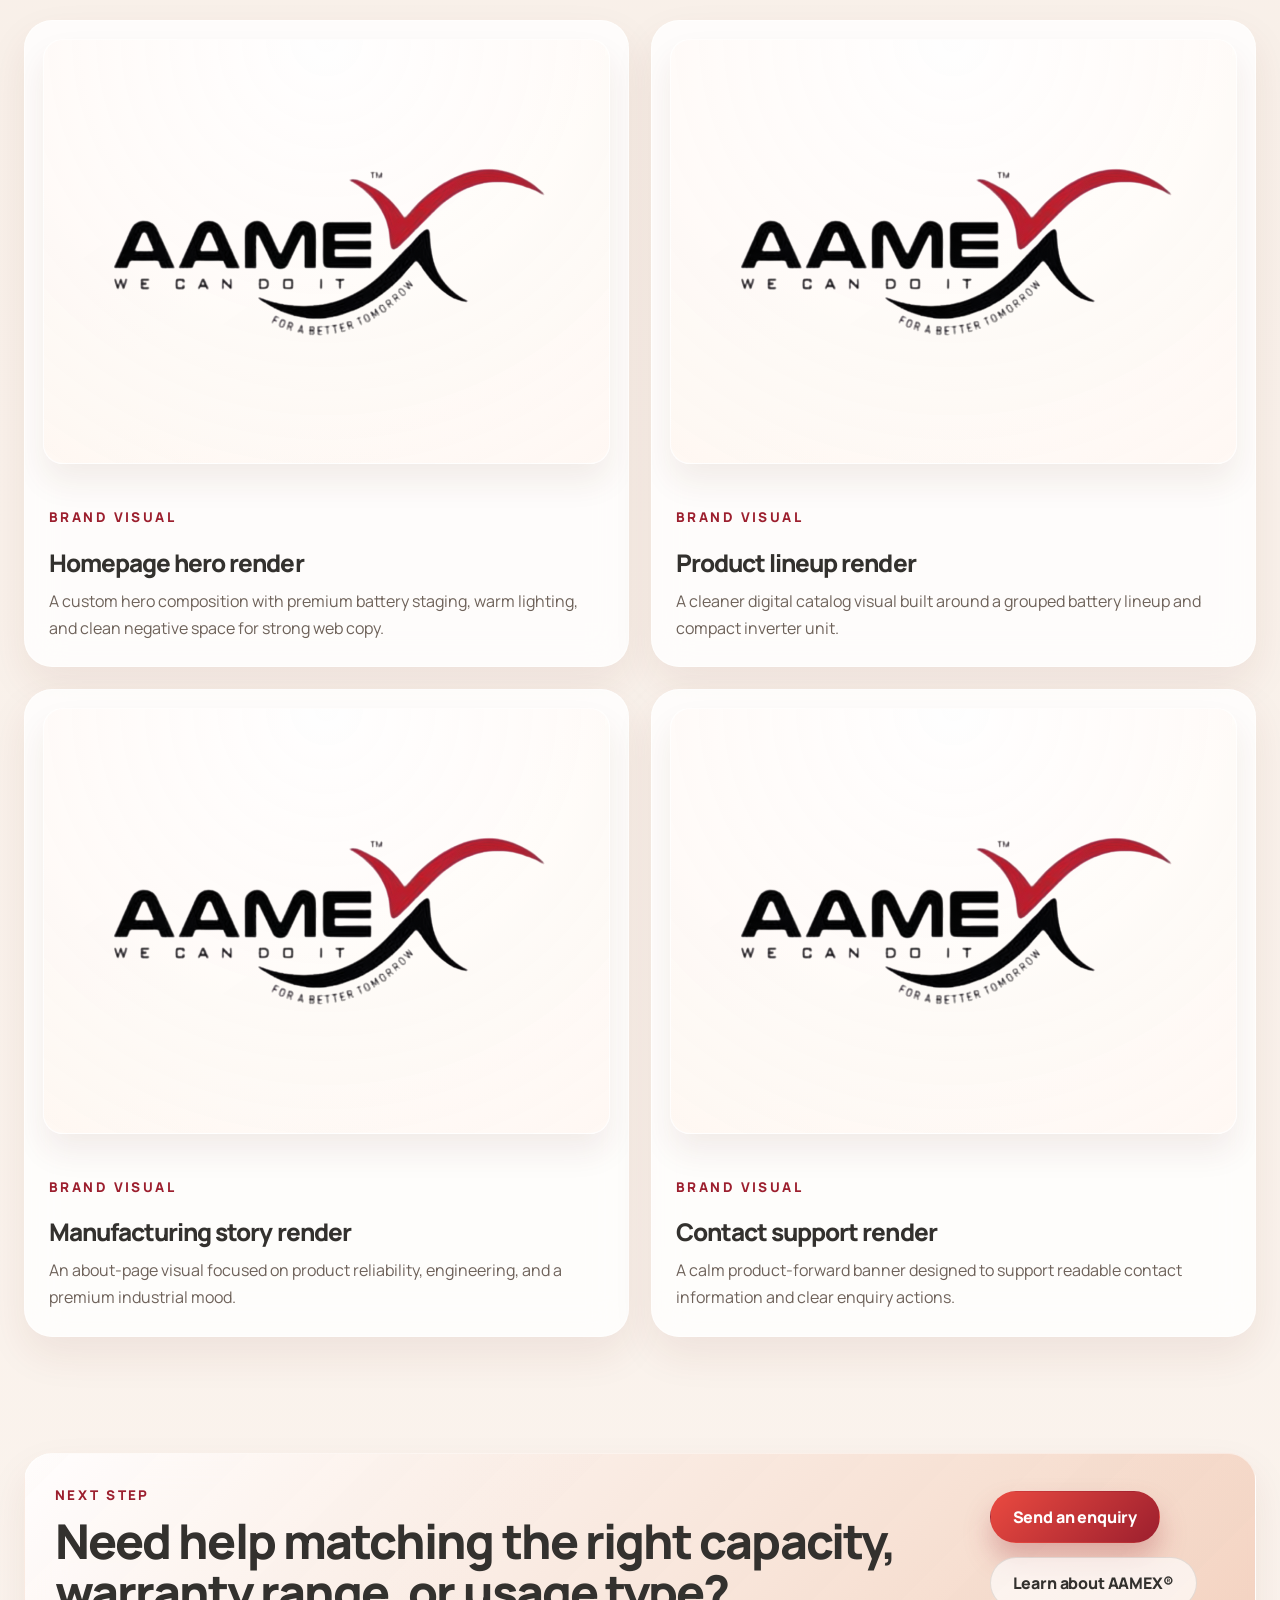
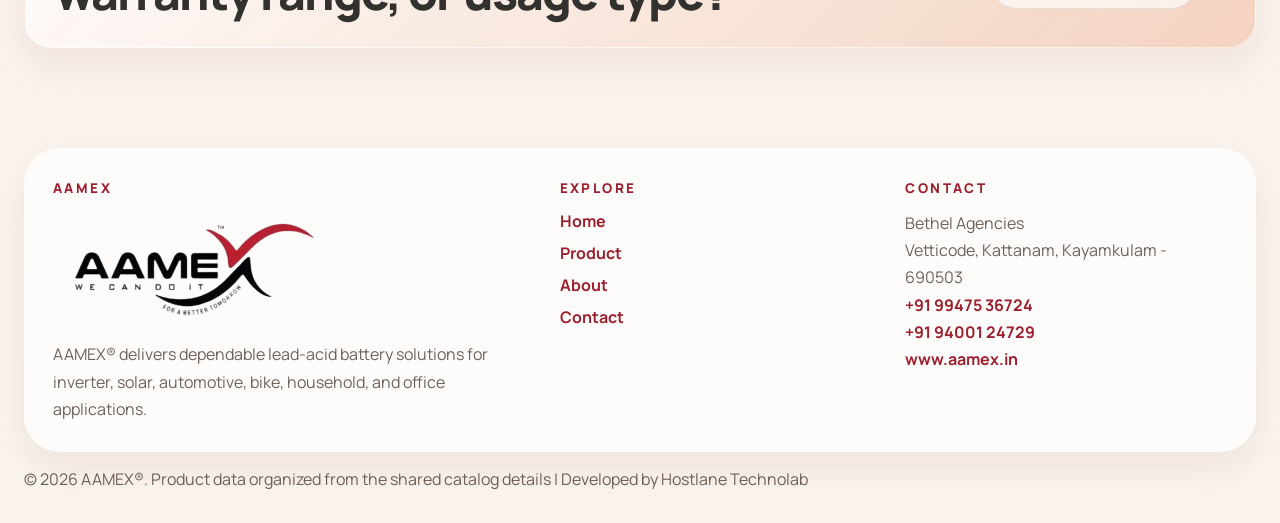
<file: product.html>
<!DOCTYPE html>
<html lang="en">
  <head>
    <meta charset="UTF-8" />
    <meta name="viewport" content="width=device-width, initial-scale=1.0" />
    <title>AAMEX® Products | Strength to Excel</title>
    <meta
      name="description"
      content="Explore AAMEX tubular, solar, smart car, automotive, and bike battery ranges with catalog-based warranty and capacity details."
    />
    <link rel="canonical" href="https://www.aamex.in/product.html" />
    <meta name="theme-color" content="#b81623" />
    <meta property="og:type" content="website" />
    <meta property="og:site_name" content="AAMEX" />
    <meta property="og:title" content="AAMEX Products | Strength to Excel" />
    <meta
      property="og:description"
      content="Explore AAMEX tubular, solar, smart car, automotive, and bike battery ranges with catalog-based warranty and capacity details."
    />
    <meta property="og:url" content="https://www.aamex.in/product.html" />
    <meta property="og:image" content="https://www.aamex.in/site-images/aamex-logo.png" />
    <meta property="og:image:alt" content="AAMEX logo" />
    <meta name="twitter:card" content="summary_large_image" />
    <meta name="twitter:title" content="AAMEX Products | Strength to Excel" />
    <meta
      name="twitter:description"
      content="Explore AAMEX tubular, solar, smart car, automotive, and bike battery ranges with catalog-based warranty and capacity details."
    />
    <meta name="twitter:image" content="https://www.aamex.in/site-images/aamex-logo.png" />
    <link rel="preconnect" href="https://fonts.googleapis.com" />
    <link rel="preconnect" href="https://fonts.gstatic.com" crossorigin />
    <link
      href="https://fonts.googleapis.com/css2?family=Manrope:wght@400;500;600;700;800&display=swap"
      rel="stylesheet"
    />
    <link rel="stylesheet" href="./styles.css" />
  </head>
  <body data-page="product">
    <header class="site-header" data-site-header></header>

    <main>
      <section class="hero hero--inner" data-hero-slider></section>

      <section class="section section--muted">
        <div class="container">
          <div class="section-heading" data-reveal>
            <p class="section-label">Spotlight products</p>
            <h2>Core ranges translated into a cleaner web catalog.</h2>
          </div>
          <div class="family-grid family-grid--wide" data-product-families></div>
        </div>
      </section>

      <section class="section">
        <div class="container table-layout">
          <article class="table-card panel" data-reveal>
            <div class="table-card__header">
              <p class="section-label">Tubular battery models</p>
              <h2>Inverter and solar focused ranges</h2>
            </div>
            <div class="table-wrap">
              <table class="catalog-table">
                <thead>
                  <tr>
                    <th>Model</th>
                    <th>Capacity</th>
                    <th>Warranty</th>
                    <th>Pro-rata</th>
                  </tr>
                </thead>
                <tbody data-table="tubular"></tbody>
              </table>
            </div>
          </article>

          <div class="table-stack">
            <article class="table-card panel" data-reveal>
              <div class="table-card__header">
                <p class="section-label">Automotive batteries</p>
                <h2>Passenger and vehicle-focused options</h2>
              </div>
              <div class="table-wrap">
                <table class="catalog-table">
                  <thead>
                    <tr>
                      <th>Model</th>
                      <th>Capacity</th>
                      <th>Warranty</th>
                      <th>Pro-rata</th>
                    </tr>
                  </thead>
                  <tbody data-table="automotive"></tbody>
                </table>
              </div>
            </article>

            <article class="table-card panel" data-reveal>
              <div class="table-card__header">
                <p class="section-label">Bike batteries</p>
                <h2>Compact two-wheeler sizes</h2>
              </div>
              <div class="table-wrap">
                <table class="catalog-table">
                  <thead>
                    <tr>
                      <th>Model</th>
                      <th>Capacity</th>
                      <th>Warranty</th>
                      <th>Pro-rata</th>
                    </tr>
                  </thead>
                  <tbody data-table="bike"></tbody>
                </table>
              </div>
            </article>
          </div>
        </div>
      </section>

      <section class="section section--muted">
        <div class="container">
          <div class="section-heading" data-reveal>
            <p class="section-label">Model visuals</p>
            <h2>Every listed model now shows a real product image.</h2>
          </div>

          <div class="model-groups">
            <section class="model-group panel" data-reveal>
              <div class="model-group__heading">
                <p class="section-label">Tubular lineup</p>
                <h3>Inverter and solar models</h3>
              </div>
              <div class="model-grid" data-model-grid="tubular"></div>
            </section>

            <section class="model-group panel" data-reveal>
              <div class="model-group__heading">
                <p class="section-label">Automotive lineup</p>
                <h3>Passenger battery range</h3>
              </div>
              <div class="model-grid" data-model-grid="automotive"></div>
            </section>

            <section class="model-group panel" data-reveal>
              <div class="model-group__heading">
                <p class="section-label">Bike lineup</p>
                <h3>Compact two-wheeler battery range</h3>
              </div>
              <div class="model-grid" data-model-grid="bike"></div>
            </section>
          </div>
        </div>
      </section>

      <section class="section">
        <div class="container">
          <div class="section-heading" data-reveal>
            <p class="section-label">Banner gallery</p>
            <h2>Custom campaign visuals created for the website.</h2>
          </div>
          <div class="gallery-grid" data-product-gallery></div>
        </div>
      </section>

      <section class="section">
        <div class="container cta-banner panel" data-reveal>
          <div>
            <p class="section-label">Next step</p>
            <h2>Need help matching the right capacity, warranty range, or usage type?</h2>
          </div>
          <div class="cta-banner__actions">
            <a class="button" href="./contact.html">Send an enquiry</a>
            <a class="button button--ghost" href="./about.html">Learn about AAMEX®</a>
          </div>
        </div>
      </section>
    </main>

    <footer class="site-footer">
      <div data-site-footer></div>
      <div class="container site-footer__bottom">
        <p>© <span data-current-year></span> AAMEX®. Product data organized from the shared catalog details | Developed by Hostlane Technolab </p>
      </div>
    </footer>

    <script defer src="./content.js"></script>
    <script defer src="./main.js"></script>
  </body>
</html>
</file>
<file: styles.css>
:root {
  --bg: #fff8f3;
  --bg-soft: #f3e5dc;
  --panel: rgba(255, 255, 255, 0.8);
  --panel-strong: #ffffff;
  --line: rgba(51, 49, 46, 0.12);
  --ink: #33312e;
  --muted: #6e625a;
  --primary: #ea4a40;
  --primary-deep: #9c1f2e;
  --neutral: #ead8cf;
  --neutral-soft: #f3d0bb;
  --accent: #d18b43;
  --shadow: 0 30px 90px rgba(104, 43, 25, 0.16);
  --shadow-soft: 0 18px 40px rgba(104, 43, 25, 0.08);
  --radius-xl: 36px;
  --radius-lg: 28px;
  --radius-md: 20px;
  --radius-sm: 14px;
  --container: calc(100vw - 48px);
  --header-h: 92px;
  --scroll-progress: 0;
  --scroll-energy: 0;
}

* {
  box-sizing: border-box;
}

html {
  scroll-behavior: smooth;
}

body {
  margin: 0;
  min-height: 100vh;
  font-family: "Manrope", sans-serif;
  color: var(--ink);
  background:
    radial-gradient(circle at 15% 15%, rgba(234, 74, 64, 0.14), transparent 30%),
    radial-gradient(circle at 88% 12%, rgba(209, 139, 67, 0.18), transparent 26%),
    linear-gradient(180deg, #fffaf6 0%, #f3e8df 46%, #fbf4ee 100%);
  position: relative;
}

body::before,
body::after {
  content: "";
  position: fixed;
  inset: auto;
  z-index: -1;
  pointer-events: none;
}

body::before {
  top: 22%;
  right: -120px;
  width: 320px;
  height: 320px;
  border-radius: 999px;
  background: rgba(156, 31, 46, 0.12);
  filter: blur(24px);
  opacity: calc(0.7 + (var(--scroll-energy) * 0.35));
  transform: scale(calc(1 + (var(--scroll-energy) * 0.08)));
  transition: opacity 180ms ease, transform 220ms ease;
}

body::after {
  bottom: 8%;
  left: -140px;
  width: 360px;
  height: 360px;
  border-radius: 999px;
  background: rgba(209, 139, 67, 0.18);
  filter: blur(32px);
  opacity: calc(0.7 + (var(--scroll-energy) * 0.4));
  transform: scale(calc(1 + (var(--scroll-energy) * 0.12)));
  transition: opacity 180ms ease, transform 220ms ease;
}

body.is-preloading {
  overflow: hidden;
}

.page-preloader {
  position: fixed;
  inset: 0;
  z-index: 120;
  display: grid;
  place-items: center;
  padding: 24px;
  background: linear-gradient(180deg, #b81623 0%, #d3202d 100%);
  opacity: 1;
  visibility: visible;
  transition: opacity 260ms ease, visibility 260ms ease;
}

.page-preloader.is-hidden {
  opacity: 0;
  visibility: hidden;
  pointer-events: none;
}

.page-preloader__panel {
  display: grid;
  justify-items: center;
  gap: 18px;
  width: min(360px, calc(100vw - 48px));
  padding: 0;
  text-align: center;
}

.page-preloader__panel::before {
  display: none;
}

.page-preloader__pulse {
  display: none;
}

.page-preloader__pulse::before,
.page-preloader__pulse::after {
  display: none;
}

.page-preloader__pulse::after {
  display: none;
}

.page-preloader__logo-shell,
.page-preloader__logo,
.page-preloader__eyebrow,
.page-preloader__title,
.page-preloader__text,
.page-preloader__bar {
  position: relative;
  z-index: 1;
}

.page-preloader__logo-shell {
  display: grid;
  place-items: center;
  width: min(280px, 72vw);
  padding: 20px 24px;
  border-radius: 28px;
  background: rgba(255, 255, 255, 0.98);
  box-shadow:
    0 20px 42px rgba(0, 0, 0, 0.16),
    inset 0 0 0 1px rgba(156, 31, 46, 0.08);
}

.page-preloader__logo {
  width: min(200px, 52vw);
  height: auto;
  filter: drop-shadow(0 16px 32px rgba(0, 0, 0, 0.22));
  animation: preloader-logo-float 1.8s ease-in-out infinite;
}

.page-preloader__eyebrow {
  margin: 0;
  font-size: clamp(0.92rem, 1.4vw, 1.05rem);
  font-weight: 800;
  letter-spacing: 0.32em;
  text-transform: uppercase;
  color: rgba(255, 255, 255, 0.95);
}

.page-preloader__bar {
  width: min(180px, 48vw);
  height: 3px;
  margin-top: 2px;
  border-radius: 999px;
  background: rgba(255, 255, 255, 0.22);
  overflow: hidden;
}

.page-preloader__bar::after {
  content: "";
  display: block;
  width: 46%;
  height: 100%;
  border-radius: inherit;
  background: linear-gradient(90deg, rgba(255, 255, 255, 0) 0%, #ffffff 42%, rgba(255, 255, 255, 0.28) 100%);
  box-shadow: 0 0 18px rgba(255, 255, 255, 0.4);
  animation: preloader-bar-slide 1s ease-in-out infinite;
}

.electric-progress {
  position: fixed;
  top: 0;
  left: 0;
  right: 0;
  height: 5px;
  z-index: 70;
  pointer-events: none;
}

.electric-progress__bar {
  position: relative;
  width: 100%;
  height: 100%;
  transform: scaleX(0);
  transform-origin: left center;
  background: linear-gradient(90deg, #ea4a40 0%, #ffc46b 48%, #fff1cf 100%);
  box-shadow:
    0 0 calc(14px + (var(--scroll-energy) * 10px)) rgba(234, 74, 64, 0.75),
    0 0 calc(28px + (var(--scroll-energy) * 24px)) rgba(255, 196, 107, 0.6);
  transition: box-shadow 160ms ease;
}

.electric-progress__bar::after {
  content: "";
  position: absolute;
  inset: -2px 0;
  background: linear-gradient(90deg, transparent, rgba(255, 244, 214, 0.98), transparent);
  mix-blend-mode: screen;
  opacity: calc(0.34 + (var(--scroll-energy) * 0.44));
  animation: electric-bar-shimmer 1.8s linear infinite;
}

.electric-progress__rail {
  position: fixed;
  top: calc(var(--header-h) + 16px);
  right: 18px;
  bottom: 18px;
  width: 2px;
  border-radius: 999px;
  background: linear-gradient(180deg, rgba(234, 74, 64, 0.1), rgba(255, 196, 107, 0.55), rgba(234, 74, 64, 0.14));
  box-shadow:
    0 0 10px rgba(255, 196, 107, 0.2),
    0 0 calc(18px + (var(--scroll-energy) * 20px)) rgba(234, 74, 64, 0.24);
  opacity: 0.8;
}

.electric-progress__rail::after {
  content: "";
  position: absolute;
  inset: 0;
  background: linear-gradient(180deg, transparent, rgba(255, 244, 214, 0.95), transparent);
  opacity: calc(0.28 + (var(--scroll-energy) * 0.48));
  animation: electric-rail-flow 2.2s linear infinite;
}

.electric-progress__node {
  position: fixed;
  right: 10px;
  top: calc((var(--header-h) + 16px) + ((100vh - (var(--header-h) + 34px)) * var(--scroll-progress)));
  width: 18px;
  height: 18px;
  border-radius: 999px;
  transform: translateY(-50%) scale(calc(0.92 + (var(--scroll-energy) * 0.4)));
  background: radial-gradient(circle, #fff4d6 0%, #ffc46b 38%, rgba(234, 74, 64, 0.95) 68%, rgba(234, 74, 64, 0) 100%);
  box-shadow:
    0 0 calc(20px + (var(--scroll-energy) * 18px)) rgba(255, 196, 107, 0.7),
    0 0 calc(36px + (var(--scroll-energy) * 22px)) rgba(234, 74, 64, 0.52);
  opacity: 0;
  transition: opacity 160ms ease, transform 160ms ease, box-shadow 160ms ease;
}

.cursor-fx {
  position: fixed;
  top: 0;
  left: 0;
  width: 0;
  height: 0;
  z-index: 80;
  pointer-events: none;
  opacity: 0;
  transition: opacity 160ms ease;
  mix-blend-mode: screen;
  --cursor-angle: 0deg;
  --cursor-speed: 1;
  --trail-length: 18px;
}

.cursor-fx.is-active {
  opacity: 1;
}

.cursor-fx.is-hovering .cursor-fx__ring {
  transform: translate(-50%, -50%) scale(1.18);
  box-shadow: 0 0 24px rgba(255, 196, 107, 0.72), inset 0 0 16px rgba(255, 243, 214, 0.42);
}

.cursor-fx__core,
.cursor-fx__ring,
.cursor-fx__trail,
.cursor-fx__halo,
.cursor-fx__spark {
  position: absolute;
  left: 0;
  top: 0;
}

.cursor-fx__trail {
  width: var(--trail-length);
  height: 6px;
  border-radius: 999px;
  background: linear-gradient(90deg, rgba(255, 244, 214, 0.96), rgba(255, 196, 107, 0.7), rgba(234, 74, 64, 0));
  transform-origin: right center;
  transform: translate(-100%, -50%) rotate(var(--cursor-angle)) scaleX(calc(0.88 + (var(--cursor-speed) * 0.16)));
  filter: blur(1.8px);
  opacity: 0.85;
  transition: width 90ms linear, transform 90ms linear, opacity 140ms ease;
}

.cursor-fx__halo {
  width: 46px;
  height: 46px;
  border-radius: 999px;
  background: radial-gradient(circle, rgba(255, 244, 214, 0.52), rgba(255, 196, 107, 0.22) 42%, rgba(234, 74, 64, 0) 74%);
  transform: translate(-50%, -50%) scale(calc(0.92 + (var(--cursor-speed) * 0.14)));
  filter: blur(6px);
  opacity: 0.72;
  transition: transform 160ms ease, opacity 160ms ease;
}

.cursor-fx__core {
  width: 8px;
  height: 8px;
  border-radius: 999px;
  background: #fff5d8;
  transform: translate(-50%, -50%);
  box-shadow: 0 0 16px rgba(255, 213, 119, 0.9), 0 0 34px rgba(234, 74, 64, 0.65);
}

.cursor-fx__ring {
  width: 28px;
  height: 28px;
  border-radius: 999px;
  border: 1px solid rgba(255, 214, 146, 0.8);
  transform: translate(-50%, -50%);
  box-shadow: 0 0 18px rgba(255, 196, 107, 0.5), inset 0 0 12px rgba(255, 243, 214, 0.35);
  transition: transform 180ms ease, box-shadow 180ms ease;
}

.cursor-fx.is-clicking .cursor-fx__ring {
  transform: translate(-50%, -50%) scale(1.28);
  box-shadow: 0 0 24px rgba(255, 196, 107, 0.75), inset 0 0 16px rgba(255, 243, 214, 0.45);
}

.cursor-fx.is-clicking .cursor-fx__halo {
  transform: translate(-50%, -50%) scale(1.26);
  opacity: 0.95;
}

.cursor-fx__spark {
  width: 22px;
  height: 2px;
  border-radius: 999px;
  opacity: 0;
  background: linear-gradient(90deg, rgba(255, 255, 255, 0), #ffe8a8 35%, #ea4a40 70%, rgba(255, 255, 255, 0));
  transform: translate(-50%, -50%);
  filter: blur(0.2px);
}

.cursor-fx__spark.is-fired {
  animation: cursor-spark-burst 580ms cubic-bezier(0.22, 1, 0.36, 1) forwards;
}

img {
  display: block;
  max-width: 100%;
}

a {
  color: inherit;
  text-decoration: none;
}

button,
input,
textarea,
select {
  font: inherit;
}

main {
  padding-top: calc(var(--header-h) + 16px);
}

.container {
  width: var(--container);
  margin: 0 auto;
}

.panel {
  background: var(--panel);
  border: 1px solid rgba(255, 255, 255, 0.5);
  border-radius: var(--radius-lg);
  box-shadow: var(--shadow-soft);
  backdrop-filter: blur(18px);
  -webkit-backdrop-filter: blur(18px);
}

.panel[data-reveal],
.family-card[data-reveal],
.gallery-card[data-reveal],
.info-card[data-reveal],
.model-card[data-reveal] {
  position: relative;
  isolation: isolate;
}

.panel[data-reveal]::after,
.family-card[data-reveal]::after,
.gallery-card[data-reveal]::after,
.info-card[data-reveal]::after,
.model-card[data-reveal]::after {
  display: none;
}

.section {
  padding: 44px 0 72px;
}

.section--muted {
  position: relative;
}

.section--muted::before {
  content: "";
  position: absolute;
  inset: 26px 0;
  background: linear-gradient(135deg, rgba(255, 255, 255, 0.76), rgba(234, 74, 64, 0.06));
  border-top: 1px solid rgba(255, 255, 255, 0.7);
  border-bottom: 1px solid rgba(51, 49, 46, 0.06);
}

.section--muted > * {
  position: relative;
}

.section-heading {
  max-width: 720px;
  margin-bottom: 28px;
}

.section-label,
.footer-eyebrow {
  margin: 0 0 10px;
  font-size: 0.84rem;
  font-weight: 800;
  letter-spacing: 0.18em;
  text-transform: uppercase;
  color: var(--primary-deep);
}

h1,
h2,
h3 {
  margin: 0;
  font-family: "Manrope", sans-serif;
  font-weight: 800;
  letter-spacing: -0.04em;
}

h1 {
  font-size: clamp(2.7rem, 5.6vw, 5.1rem);
  line-height: 1.02;
}

h2 {
  font-size: clamp(1.9rem, 3.8vw, 3rem);
  line-height: 1.05;
}

h3 {
  font-size: clamp(1.15rem, 1.9vw, 1.6rem);
  line-height: 1.18;
}

p {
  margin: 0;
  color: var(--muted);
  line-height: 1.7;
}

ul {
  margin: 0;
  padding: 0;
}

.button {
  display: inline-flex;
  align-items: center;
  justify-content: center;
  gap: 10px;
  min-height: 52px;
  padding: 0 22px;
  border: 1px solid transparent;
  border-radius: 999px;
  background: linear-gradient(135deg, var(--primary) 0%, var(--primary-deep) 100%);
  color: #fff;
  font-weight: 800;
  letter-spacing: -0.01em;
  transition: transform 220ms ease, box-shadow 220ms ease, background 220ms ease;
  box-shadow: 0 16px 28px rgba(156, 31, 46, 0.28);
}

.button:hover {
  transform: translateY(-2px);
  box-shadow: 0 24px 36px rgba(156, 31, 46, 0.32);
}

.button--ghost {
  border-color: rgba(51, 49, 46, 0.12);
  background: rgba(255, 255, 255, 0.65);
  color: var(--ink);
  box-shadow: none;
}

.button--small {
  min-height: 26px;
  padding-inline: 18px;
}

.site-header {
  position: fixed;
  top: 16px;
  left: 0;
  right: 0;
  z-index: 20;
  transition: transform 220ms ease;
}

.header-bar {
  display: flex;
  align-items: center;
  justify-content: space-between;
  gap: 1px;
  min-height: var(--header-h);
  padding: 8px 12px;
  border: 1px solid rgba(255, 255, 255, 0.65);
  border-radius: 50px;
  background: rgba(255, 250, 246, 0.72);
  box-shadow: 0 14px 36px rgba(104, 43, 25, 0.08);
  backdrop-filter: blur(18px);
  -webkit-backdrop-filter: blur(18px);
}

.site-header.is-scrolled .header-bar {
  background: rgba(255, 251, 247, 0.92);
}

.brand {
  display: inline-flex;
  align-items: center;
  min-width: 0;
}

.brand__logo {
  display: block;
  width: auto;
  height: 80px;
}

.site-nav {
  display: flex;
  align-items: center;
  gap: 10px;
}

.site-nav__link {
  display: inline-flex;
  align-items: center;
  justify-content: center;
  min-height: 46px;
  padding: 0 16px;
  border-radius: 999px;
  color: var(--muted);
  font-weight: 700;
  transition: background 200ms ease, color 200ms ease;
}

.site-nav__link:hover,
.site-nav__link.is-active {
  background: rgba(156, 31, 46, 0.08);
  color: var(--primary-deep);
}

.nav-toggle {
  display: none;
  align-items: center;
  justify-content: center;
  flex-direction: column;
  gap: 4px;
  width: 48px;
  height: 48px;
  border: 0;
  border-radius: 999px;
  background: rgba(255, 255, 255, 0.8);
  cursor: pointer;
}

.nav-toggle span {
  width: 18px;
  height: 2px;
  border-radius: 99px;
  background: var(--ink);
}

.hero {
  padding: 20px 0 34px;
}

.hero__grid {
  display: grid;
  grid-template-columns: minmax(0, 1fr) minmax(0, 1fr);
  gap: clamp(24px, 3vw, 42px);
  align-items: center;
  min-height: 100%;
}

.hero__grid--inner {
  align-items: center;
}

.hero__copy,
.hero__visual {
  position: relative;
  min-height: 0;
}

.hero__lead {
  max-width: 560px;
  margin-top: 16px;
  font-size: clamp(0.98rem, 1.25vw, 1.08rem);
  line-height: 1.65;
}

.hero-slider {
  display: flex;
  flex-direction: column;
  min-height: clamp(560px, calc(100svh - var(--header-h) - 78px), 760px);
  padding: 28px;
  background:
    linear-gradient(155deg, rgba(255, 255, 255, 0.96), rgba(243, 208, 187, 0.74)),
    linear-gradient(145deg, rgba(156, 31, 46, 0.08), rgba(209, 139, 67, 0.1));
}

.hero-slider > .hero__grid {
  flex: 1;
}

.hero-slider__copy-track,
.hero-slider__visual-track {
  display: grid;
  min-height: 100%;
}

.hero-copy-slide,
.hero-visual-slide {
  grid-area: 1 / 1;
  opacity: 0;
  visibility: hidden;
  pointer-events: none;
  transition:
    opacity 320ms ease,
    transform 360ms ease,
    visibility 0s linear 320ms;
}

.hero-copy-slide {
  display: grid;
  align-content: center;
  justify-items: start;
  min-height: 100%;
  padding-right: 8px;
  transform: translateX(-24px);
}

.hero-visual-slide {
  display: flex;
  align-items: center;
  min-height: 100%;
  margin: 0;
  transform: translateX(24px);
}

.hero-copy-slide.is-active,
.hero-visual-slide.is-active {
  opacity: 1;
  visibility: visible;
  pointer-events: auto;
  transform: translateX(0);
  transition: opacity 320ms ease, transform 360ms ease;
}

.hero__visual {
  display: flex;
  align-items: center;
  justify-content: flex-end;
  min-height: 100%;
}

.hero-visual-slide .media-frame {
  width: 100%;
  height: clamp(340px, 38vw, 520px);
  padding: 0;
  display: flex;
  align-items: stretch;
  justify-content: center;
  overflow: hidden;
}

.hero-visual-slide .media-frame img {
  width: 100%;
  height: 100%;
  min-height: 100%;
  object-fit: cover;
  object-position: center;
  border-radius: inherit;
}

.hero-copy-slide .section-label {
  display: inline-flex;
  align-items: center;
  width: fit-content;
  margin-bottom: 14px;
  padding: 6px 12px;
  border-radius: 999px;
  background: rgba(255, 255, 255, 0.86);
  border: 1px solid rgba(156, 31, 46, 0.1);
  font-size: 0.72rem;
  letter-spacing: 0.14em;
}

.hero-copy-slide h1 {
  max-width: 13ch;
  font-size: clamp(2.15rem, 3.7vw, 3.85rem);
  line-height: 1;
}

.hero__actions {
  display: flex;
  flex-wrap: wrap;
  gap: 14px;
  margin-top: 22px;
}

.hero__facts {
  display: grid;
  gap: 12px;
  margin-top: 20px;
  list-style: none;
}

.hero__chips {
  display: flex;
  flex-wrap: wrap;
  gap: 10px;
  margin-top: 20px;
}

.hero__facts li {
  display: flex;
  align-items: center;
  gap: 12px;
  color: var(--ink);
  font-size: 0.95rem;
  font-weight: 600;
}

.hero__facts li::before {
  content: "";
  width: 10px;
  height: 10px;
  flex: 0 0 auto;
  border-radius: 999px;
  background: linear-gradient(135deg, var(--primary), var(--accent));
  box-shadow: 0 0 0 6px rgba(234, 74, 64, 0.12);
}

.hero__chips span {
  display: inline-flex;
  align-items: center;
  min-height: 40px;
  padding: 0 14px;
  border-radius: 999px;
  background: rgba(255, 255, 255, 0.82);
  border: 1px solid rgba(51, 49, 46, 0.08);
  color: var(--ink);
  font-weight: 700;
}

.hero-slider__footer {
  display: flex;
  align-items: center;
  justify-content: space-between;
  gap: 16px;
  margin-top: 18px;
}

.hero-slider__dots {
  display: inline-flex;
  align-items: center;
  gap: 10px;
}

.hero-slider__dot {
  width: 12px;
  height: 12px;
  padding: 0;
  border: 0;
  border-radius: 999px;
  background: rgba(156, 31, 46, 0.22);
  box-shadow: inset 0 0 0 1px rgba(156, 31, 46, 0.18);
  cursor: pointer;
  transition: transform 180ms ease, background 180ms ease;
}

.hero-slider__dot.is-active {
  background: linear-gradient(135deg, var(--primary), var(--accent));
  transform: scale(1.18);
}

.hero-slider__status {
  font-size: 0.9rem;
  font-weight: 800;
  letter-spacing: 0.12em;
  text-transform: uppercase;
  color: var(--primary-deep);
}

.poster-stack,
.media-frame {
  position: relative;
  overflow: hidden;
}

.poster-stack {
  min-height: 680px;
  padding: 18px;
  background:
    linear-gradient(145deg, rgba(255, 255, 255, 0.95), rgba(243, 208, 187, 0.72)),
    linear-gradient(145deg, rgba(156, 31, 46, 0.08), rgba(209, 139, 67, 0.06));
}

.poster-stack::before {
  content: "";
  position: absolute;
  inset: 0;
  background:
    radial-gradient(circle at 18% 20%, rgba(234, 74, 64, 0.16), transparent 30%),
    linear-gradient(135deg, rgba(255, 255, 255, 0) 56%, rgba(156, 31, 46, 0.08) 100%);
  pointer-events: none;
}

.poster-stack__main {
  width: 100%;
  height: 100%;
  min-height: 644px;
  object-fit: cover;
  border-radius: calc(var(--radius-lg) - 6px);
  box-shadow: var(--shadow);
}

.poster-stack__float {
  position: absolute;
  width: min(42%, 240px);
  padding: 12px;
}

.poster-stack__float img {
  width: 100%;
  border-radius: 18px;
}

.poster-stack__float--top {
  top: 28px;
  right: 28px;
}

.poster-stack__float--bottom {
  left: 28px;
  bottom: 28px;
  width: min(50%, 270px);
  background: rgba(255, 255, 255, 0.92);
}

.poster-stack__float--bottom h3 {
  margin-top: 6px;
  font-size: 1.5rem;
}

.media-frame {
  min-height: 100%;
  padding: 16px;
  background:
    linear-gradient(160deg, rgba(255, 255, 255, 0.92), rgba(243, 208, 187, 0.72)),
    linear-gradient(145deg, rgba(156, 31, 46, 0.08), rgba(234, 74, 64, 0.08));
}

.media-frame img {
  width: 100%;
  height: 100%;
  min-height: 420px;
  object-fit: cover;
  border-radius: calc(var(--radius-lg) - 8px);
}

.media-frame--logo {
  padding: clamp(22px, 3vw, 34px);
}

.media-frame--logo img {
  min-height: 0;
  object-fit: contain;
  object-position: center;
  padding: clamp(20px, 4vw, 36px);
  background:
    radial-gradient(circle at top, rgba(255, 255, 255, 0.96), rgba(255, 248, 243, 0.88)),
    linear-gradient(145deg, rgba(156, 31, 46, 0.06), rgba(209, 139, 67, 0.08));
  border: 1px solid rgba(255, 255, 255, 0.74);
  box-shadow: inset 0 0 0 1px rgba(156, 31, 46, 0.04);
}

.marquee-band {
  overflow: hidden;
  padding: 8px 0 24px;
}

.marquee-track {
  display: flex;
  align-items: center;
  gap: 14px;
  width: max-content;
  padding-left: 20px;
  animation: marquee 26s linear infinite;
}

.marquee-chip {
  display: inline-flex;
  align-items: center;
  min-height: 42px;
  padding: 0 18px;
  border: 1px solid rgba(51, 49, 46, 0.08);
  border-radius: 999px;
  background: rgba(255, 255, 255, 0.72);
  color: var(--ink);
  font-weight: 700;
  box-shadow: 0 8px 18px rgba(51, 49, 46, 0.06);
}

.story-grid,
.section-split,
.contact-layout,
.table-layout {
  display: grid;
  gap: 24px;
}

.story-grid {
  grid-template-columns: minmax(0, 0.92fr) minmax(0, 1.08fr);
  align-items: center;
}

.story-grid--reverse {
  grid-template-columns: minmax(0, 1.02fr) minmax(0, 0.98fr);
}

.story-grid__copy {
  display: grid;
  gap: 18px;
}

.story-grid__media {
  overflow: hidden;
  padding: 14px;
}

.story-grid__media--logo {
  display: flex;
  align-items: center;
  justify-content: center;
  padding: clamp(18px, 2.6vw, 26px);
}

.story-grid__media img {
  width: 100%;
  min-height: 520px;
  object-fit: cover;
  border-radius: calc(var(--radius-lg) - 8px);
}

.story-grid__media--logo img {
  min-height: 0;
  aspect-ratio: 4 / 3;
  object-fit: contain;
  object-position: center;
  padding: clamp(24px, 4.2vw, 40px);
  background:
    radial-gradient(circle at top, rgba(255, 255, 255, 0.96), rgba(255, 248, 243, 0.88)),
    linear-gradient(145deg, rgba(156, 31, 46, 0.06), rgba(209, 139, 67, 0.08));
  border: 1px solid rgba(255, 255, 255, 0.76);
  box-shadow: 0 18px 34px rgba(104, 43, 25, 0.08);
}

.story-grid__chips,
.contact-card__meta,
.contact-chips {
  display: flex;
  flex-wrap: wrap;
  gap: 10px;
}

.story-grid__chips span,
.contact-card__meta span,
.contact-chip {
  display: inline-flex;
  align-items: center;
  min-height: 40px;
  padding: 0 14px;
  border-radius: 999px;
  background: rgba(255, 255, 255, 0.82);
  border: 1px solid rgba(51, 49, 46, 0.08);
  color: var(--ink);
  font-weight: 700;
}

.family-grid {
  display: grid;
  grid-template-columns: repeat(2, minmax(0, 1fr));
  gap: 22px;
}

.family-grid--wide {
  grid-template-columns: repeat(3, minmax(0, 1fr));
}

.family-card {
  overflow: hidden;
}

.family-card__media {
  position: relative;
  height: 260px;
  overflow: hidden;
  display: flex;
  align-items: center;
  justify-content: center;
  padding: 18px;
  background:
    radial-gradient(circle at 50% 25%, rgba(255, 255, 255, 0.9), transparent 52%),
    linear-gradient(145deg, rgba(255, 255, 255, 0.94), rgba(243, 208, 187, 0.75));
}

.family-card__media::after {
  display: none;
}

.family-card__media img {
  width: 100%;
  height: 100%;
  object-fit: contain;
  transform: none;
}

.focus-single img,
.focus-inverter img {
  object-position: center;
}

.family-card__body,
.gallery-card__body,
.table-card,
.info-card,
.list-card,
.contact-card,
.form-card,
.contact-side-card {
  padding: 24px;
}

.family-card__body {
  display: grid;
  gap: 14px;
}

.family-card__meta {
  color: var(--primary-deep);
  font-weight: 800;
}

.spec-tags,
.inline-list {
  display: flex;
  flex-wrap: wrap;
  gap: 10px;
}

.spec-tags span,
.inline-list li {
  display: inline-flex;
  align-items: center;
  min-height: 36px;
  padding: 0 12px;
  border-radius: 999px;
  background: rgba(234, 74, 64, 0.09);
  color: var(--ink);
  font-size: 0.94rem;
  font-weight: 700;
  list-style: none;
}

.info-grid {
  display: grid;
  grid-template-columns: repeat(4, minmax(0, 1fr));
  gap: 20px;
}

.info-grid--three {
  grid-template-columns: repeat(3, minmax(0, 1fr));
}

.info-card {
  display: grid;
  gap: 14px;
}

.info-card__count {
  color: var(--accent);
  font-family: "Manrope", sans-serif;
  font-size: 1.5rem;
  font-weight: 800;
}

.cta-banner {
  display: flex;
  align-items: center;
  justify-content: space-between;
  gap: 20px;
  padding: 30px;
  background:
    linear-gradient(135deg, rgba(255, 255, 255, 0.9), rgba(243, 208, 187, 0.84)),
    linear-gradient(135deg, rgba(234, 74, 64, 0.08), rgba(156, 31, 46, 0.1));
}

.cta-banner__actions {
  display: flex;
  flex-wrap: wrap;
  gap: 14px;
}

.table-layout {
  grid-template-columns: repeat(3, minmax(0, 1fr));
  align-items: start;
}

.table-stack {
  display: contents;
}

.table-card {
  display: grid;
  gap: 18px;
  height: 100%;
}

.table-card__header {
  display: grid;
  gap: 8px;
}

.model-groups {
  display: grid;
  gap: 24px;
}

.model-group {
  padding: 24px;
}

.model-group__heading {
  display: grid;
  gap: 8px;
  margin-bottom: 20px;
}

.model-grid {
  display: grid;
  grid-template-columns: repeat(3, minmax(0, 1fr));
  gap: 18px;
}

.model-card {
  overflow: hidden;
  border: 1px solid rgba(51, 49, 46, 0.08);
  border-radius: 22px;
  background: rgba(255, 255, 255, 0.82);
  box-shadow: 0 12px 26px rgba(104, 43, 25, 0.08);
}

.model-card__art {
  padding: 14px;
  background:
    radial-gradient(circle at 50% 22%, rgba(255, 255, 255, 0.92), transparent 56%),
    linear-gradient(145deg, rgba(255, 255, 255, 0.94), rgba(243, 208, 187, 0.7));
}

.model-card__art img {
  width: 100%;
  aspect-ratio: 4 / 3;
  object-fit: cover;
  border-radius: 18px;
}

.model-card__body {
  display: grid;
  gap: 10px;
  padding: 18px 18px 20px;
}

.model-card__code {
  color: var(--ink);
  font-weight: 800;
}

.model-card__specs {
  display: flex;
  flex-wrap: wrap;
  gap: 8px;
}

.model-card__specs span {
  display: inline-flex;
  align-items: center;
  min-height: 34px;
  padding: 0 12px;
  border-radius: 999px;
  background: rgba(234, 74, 64, 0.09);
  color: var(--ink);
  font-size: 0.88rem;
  font-weight: 700;
}

.table-wrap {
  overflow: auto;
  border: 1px solid rgba(51, 49, 46, 0.08);
  border-radius: 18px;
}

.catalog-table {
  width: 100%;
  border-collapse: collapse;
  min-width: 540px;
  background: rgba(255, 255, 255, 0.72);
}

.catalog-table th,
.catalog-table td {
  padding: 14px 16px;
  text-align: left;
  border-bottom: 1px solid rgba(51, 49, 46, 0.08);
}

.catalog-table th {
  position: sticky;
  top: 0;
  background: rgba(255, 248, 243, 0.96);
  color: var(--ink);
  font-size: 0.92rem;
  text-transform: uppercase;
  letter-spacing: 0.1em;
}

.catalog-table tr:last-child td {
  border-bottom: 0;
}

.gallery-grid {
  display: grid;
  grid-template-columns: repeat(2, minmax(0, 1fr));
  gap: 22px;
}

.gallery-grid--tight {
  grid-template-columns: repeat(3, minmax(0, 1fr));
}

.gallery-card {
  overflow: hidden;
}

.gallery-card__media {
  position: relative;
  padding: 16px 16px 0;
}

.gallery-card__media--logo {
  display: flex;
  align-items: center;
  justify-content: center;
  padding: 18px;
}

.gallery-card__media img {
  width: 100%;
  height: 360px;
  object-fit: cover;
  border-radius: 20px;
}

.gallery-card__media--logo img {
  height: auto;
  min-height: 0;
  aspect-ratio: 4 / 3;
  object-fit: contain;
  object-position: center;
  padding: clamp(20px, 3.2vw, 30px);
  background:
    radial-gradient(circle at top, rgba(255, 255, 255, 0.96), rgba(255, 248, 243, 0.88)),
    linear-gradient(145deg, rgba(156, 31, 46, 0.06), rgba(209, 139, 67, 0.08));
  border: 1px solid rgba(255, 255, 255, 0.76);
  box-shadow: 0 18px 32px rgba(104, 43, 25, 0.08);
}

.gallery-card__body {
  display: grid;
  gap: 10px;
}

.feature-list,
.advantage-list {
  display: grid;
  gap: 14px;
  list-style: none;
}

.feature-list {
  grid-template-columns: repeat(2, minmax(0, 1fr));
}

.feature-list li,
.advantage-list li {
  position: relative;
  padding-left: 22px;
  color: var(--ink);
  font-weight: 600;
}

.feature-list li::before,
.advantage-list li::before {
  content: "";
  position: absolute;
  left: 0;
  top: 0.72em;
  width: 8px;
  height: 8px;
  border-radius: 999px;
  background: linear-gradient(135deg, var(--primary), var(--accent));
}

.section-split {
  grid-template-columns: minmax(0, 1.1fr) minmax(0, 0.9fr);
  align-items: start;
}

.list-card,
.contact-side-card {
  display: grid;
  gap: 16px;
}

.contact-stack {
  display: grid;
  gap: 12px;
}

.contact-stack a {
  font-weight: 700;
  color: var(--primary-deep);
}

.contact-layout {
  grid-template-columns: minmax(0, 0.88fr) minmax(0, 1.12fr);
  align-items: start;
}

.contact-card,
.form-card {
  display: grid;
  gap: 18px;
}

.enquiry-form {
  display: grid;
  gap: 16px;
}

.enquiry-form label {
  display: grid;
  gap: 8px;
}

.enquiry-form span,
.captcha-block > span {
  font-size: 0.95rem;
  font-weight: 700;
  color: var(--ink);
}

.captcha-block {
  display: grid;
  gap: 10px;
}

.captcha-box {
  margin: 0;
  padding: 14px 16px;
  border: 1px solid rgba(51, 49, 46, 0.1);
  border-radius: 16px;
  background: rgba(255, 255, 255, 0.88);
  color: var(--ink);
  font-size: 1rem;
  font-weight: 800;
  letter-spacing: 0.04em;
}

.captcha-row {
  display: grid;
  grid-template-columns: minmax(0, 1fr) auto;
  gap: 12px;
}

.enquiry-form input,
.enquiry-form textarea,
.enquiry-form select {
  width: 100%;
  padding: 14px 16px;
  border: 1px solid rgba(51, 49, 46, 0.1);
  border-radius: 16px;
  background: rgba(255, 255, 255, 0.88);
  color: var(--ink);
}

.enquiry-form textarea {
  resize: vertical;
}

.enquiry-form input:focus,
.enquiry-form textarea:focus,
.enquiry-form select:focus {
  outline: 2px solid rgba(234, 74, 64, 0.18);
  border-color: rgba(234, 74, 64, 0.45);
}

.button--captcha {
  min-height: 52px;
  padding-inline: 18px;
}

.form-message {
  min-height: 24px;
  color: var(--primary-deep);
  font-weight: 700;
  opacity: 0;
  transform: translateY(6px);
  transition: opacity 220ms ease, transform 220ms ease;
}

.form-message.is-visible {
  opacity: 1;
  transform: translateY(0);
}

.form-message.is-error {
  color: #a81d2c;
}

.form-message.is-success {
  color: #1b6b4a;
}

.site-footer {
  padding: 28px 0 30px;
}

.footer-grid {
  display: grid;
  grid-template-columns: 1.2fr 0.8fr 0.8fr;
  gap: 24px;
  padding: 28px;
  border: 1px solid rgba(255, 255, 255, 0.56);
  border-radius: var(--radius-xl);
  background: rgba(255, 255, 255, 0.72);
  backdrop-filter: blur(16px);
  -webkit-backdrop-filter: blur(16px);
  box-shadow: var(--shadow-soft);
}

.footer-logo {
  display: block;
  width: min(280px, 100%);
  height: auto;
  margin-bottom: 12px;
}

.footer-links {
  display: grid;
  gap: 10px;
}

.footer-links a,
.footer-grid a {
  color: var(--primary-deep);
  font-weight: 700;
}

.site-footer__bottom {
  padding-top: 14px;
}

[data-reveal] {
  opacity: 0;
  transform: translateY(22px);
  transition:
    opacity 620ms ease,
    transform 760ms cubic-bezier(0.22, 1, 0.36, 1);
}

[data-reveal].is-visible {
  opacity: 1;
  transform: translateY(0);
}

.floating-actions {
  position: fixed;
  right: 20px;
  bottom: 22px;
  z-index: 35;
  display: grid;
  gap: 12px;
}

.floating-action {
  display: inline-flex;
  align-items: center;
  justify-content: center;
  width: 58px;
  height: 58px;
  border: 0;
  border-radius: 999px;
  color: #fff;
  box-shadow: 0 18px 34px rgba(104, 43, 25, 0.22);
  cursor: pointer;
  transition: transform 180ms ease, opacity 180ms ease, box-shadow 180ms ease;
}

.floating-action:hover {
  transform: translateY(-2px);
  box-shadow: 0 22px 38px rgba(104, 43, 25, 0.28);
}

.floating-action svg {
  width: 26px;
  height: 26px;
}

.floating-action--whatsapp {
  background: linear-gradient(135deg, #25d366, #128c7e);
}

.floating-action--top {
  background: linear-gradient(135deg, var(--primary), var(--primary-deep));
  opacity: 0;
  transform: translateY(10px);
  pointer-events: none;
}

.floating-action--top.is-visible {
  opacity: 1;
  transform: translateY(0);
  pointer-events: auto;
}

[data-tilt] {
  transform-style: preserve-3d;
  transition: transform 280ms ease;
}

@keyframes electric-bar-shimmer {
  from {
    transform: translateX(-34%);
  }
  to {
    transform: translateX(134%);
  }
}

@keyframes electric-rail-flow {
  from {
    transform: translateY(-24%);
  }
  to {
    transform: translateY(124%);
  }
}

@keyframes preloader-logo-float {
  0%,
  100% {
    transform: translateY(0) scale(1);
  }

  50% {
    transform: translateY(-8px) scale(1.02);
  }
}

@keyframes preloader-pulse {
  0% {
    transform: scale(0.88);
    opacity: 0.18;
  }

  65% {
    opacity: 0.52;
  }

  100% {
    transform: scale(1.12);
    opacity: 0;
  }
}

@keyframes preloader-bar-slide {
  0% {
    transform: translateX(-130%);
  }

  55% {
    transform: translateX(110%);
  }

  100% {
    transform: translateX(240%);
  }
}

@keyframes cursor-spark-burst {
  0% {
    opacity: 0.98;
    transform: translate(-50%, -50%) rotate(var(--angle)) translateX(0) scaleX(1);
  }
  100% {
    opacity: 0;
    transform: translate(-50%, -50%) rotate(var(--angle)) translateX(var(--travel)) scaleX(0.45);
  }
}

@keyframes marquee {
  from {
    transform: translateX(0);
  }
  to {
    transform: translateX(-50%);
  }
}

@media (max-width: 1140px) {
  .family-grid--wide,
  .info-grid,
  .gallery-grid--tight,
  .model-grid {
    grid-template-columns: repeat(2, minmax(0, 1fr));
  }

  .table-layout,
  .contact-layout,
  .section-split {
    grid-template-columns: 1fr;
  }

  .footer-grid {
    grid-template-columns: 1fr 1fr;
  }
}

@media (max-width: 920px) {
  :root {
    --container: calc(100vw - 28px);
    --header-h: 80px;
  }

  main {
    padding-top: calc(var(--header-h) + 20px);
  }

  .nav-toggle {
    display: inline-flex;
  }

  .site-nav {
    position: absolute;
    top: calc(100% + 12px);
    left: 12px;
    right: 12px;
    display: none;
    flex-direction: column;
    align-items: stretch;
    padding: 16px;
    border-radius: 26px;
    background: rgba(255, 250, 246, 0.96);
    box-shadow: var(--shadow-soft);
  }

  .site-nav.is-open {
    display: flex;
  }

  .header-bar {
    position: relative;
  }

  .hero__grid,
  .story-grid,
  .story-grid--reverse,
  .family-grid,
  .family-grid--wide,
  .model-grid,
  .info-grid,
  .gallery-grid,
  .gallery-grid--tight,
  .feature-list,
  .footer-grid {
    grid-template-columns: 1fr;
  }

  .hero__grid {
    gap: 22px;
  }

  .hero-slider {
    min-height: auto;
    padding: 22px;
  }

  .hero-copy-slide {
    min-height: auto;
    padding-right: 0;
  }

  .hero__visual {
    justify-content: flex-start;
    min-height: auto;
  }

  .hero-visual-slide {
    min-height: auto;
  }

  .hero-visual-slide .media-frame {
    width: 100%;
    height: clamp(280px, 62vw, 420px);
  }

  .hero-visual-slide .media-frame img {
    width: 100%;
    height: 100%;
    min-height: 100%;
    object-fit: cover;
    object-position: center;
  }

  .hero-slider__footer {
    flex-direction: column;
    align-items: flex-start;
  }

  .poster-stack {
    min-height: auto;
  }

  .poster-stack__main,
  .story-grid__media img,
  .gallery-card__media img {
    min-height: 0;
    height: auto;
  }

  .cta-banner {
    flex-direction: column;
    align-items: flex-start;
  }

  .cursor-fx,
  .electric-progress {
    display: none;
  }
}

@media (max-width: 640px) {
  .section {
    padding: 34px 0 54px;
  }

  .page-preloader__panel {
    width: min(320px, calc(100vw - 40px));
  }

  .page-preloader__logo {
    width: min(170px, 50vw);
  }

  .page-preloader__logo-shell {
    width: min(240px, 72vw);
    padding: 16px 18px;
  }

  .header-bar {
    padding: 14px 16px;
  }

  .brand__logo {
    height: 56px;
  }

  .captcha-row {
    grid-template-columns: 1fr;
  }

  .hero {
    padding: 16px 0 28px;
  }

  .hero-copy-slide .section-label {
    font-size: 0.68rem;
  }

  .hero-copy-slide h1 {
    max-width: 100%;
  }

  .poster-stack,
  .hero-slider,
  .model-group,
  .family-card__body,
  .gallery-card__body,
  .table-card,
  .info-card,
  .list-card,
  .contact-card,
  .form-card,
  .contact-side-card,
  .footer-grid {
    padding: 20px;
  }

  .poster-stack__float {
    position: static;
    width: 100%;
    margin-top: 16px;
  }

  .poster-stack__main {
    min-height: 420px;
  }

  .catalog-table {
    min-width: 460px;
  }

  .floating-actions {
    right: 14px;
    bottom: 16px;
  }

  .floating-action {
    width: 54px;
    height: 54px;
  }
}

@media (prefers-reduced-motion: reduce) {
  html {
    scroll-behavior: auto;
  }

  .page-preloader,
  .page-preloader__logo,
  .page-preloader__pulse::before,
  .page-preloader__pulse::after,
  .page-preloader__bar::after {
    animation: none;
    transition-duration: 0.01ms;
  }

  [data-reveal] {
    opacity: 1;
    transform: none;
    filter: none;
    transition: none;
  }

  .panel[data-reveal]::after,
  .family-card[data-reveal]::after,
  .gallery-card[data-reveal]::after,
  .info-card[data-reveal]::after,
  .model-card[data-reveal]::after,
  .cursor-fx,
  .electric-progress {
    display: none;
  }
}
</file>
